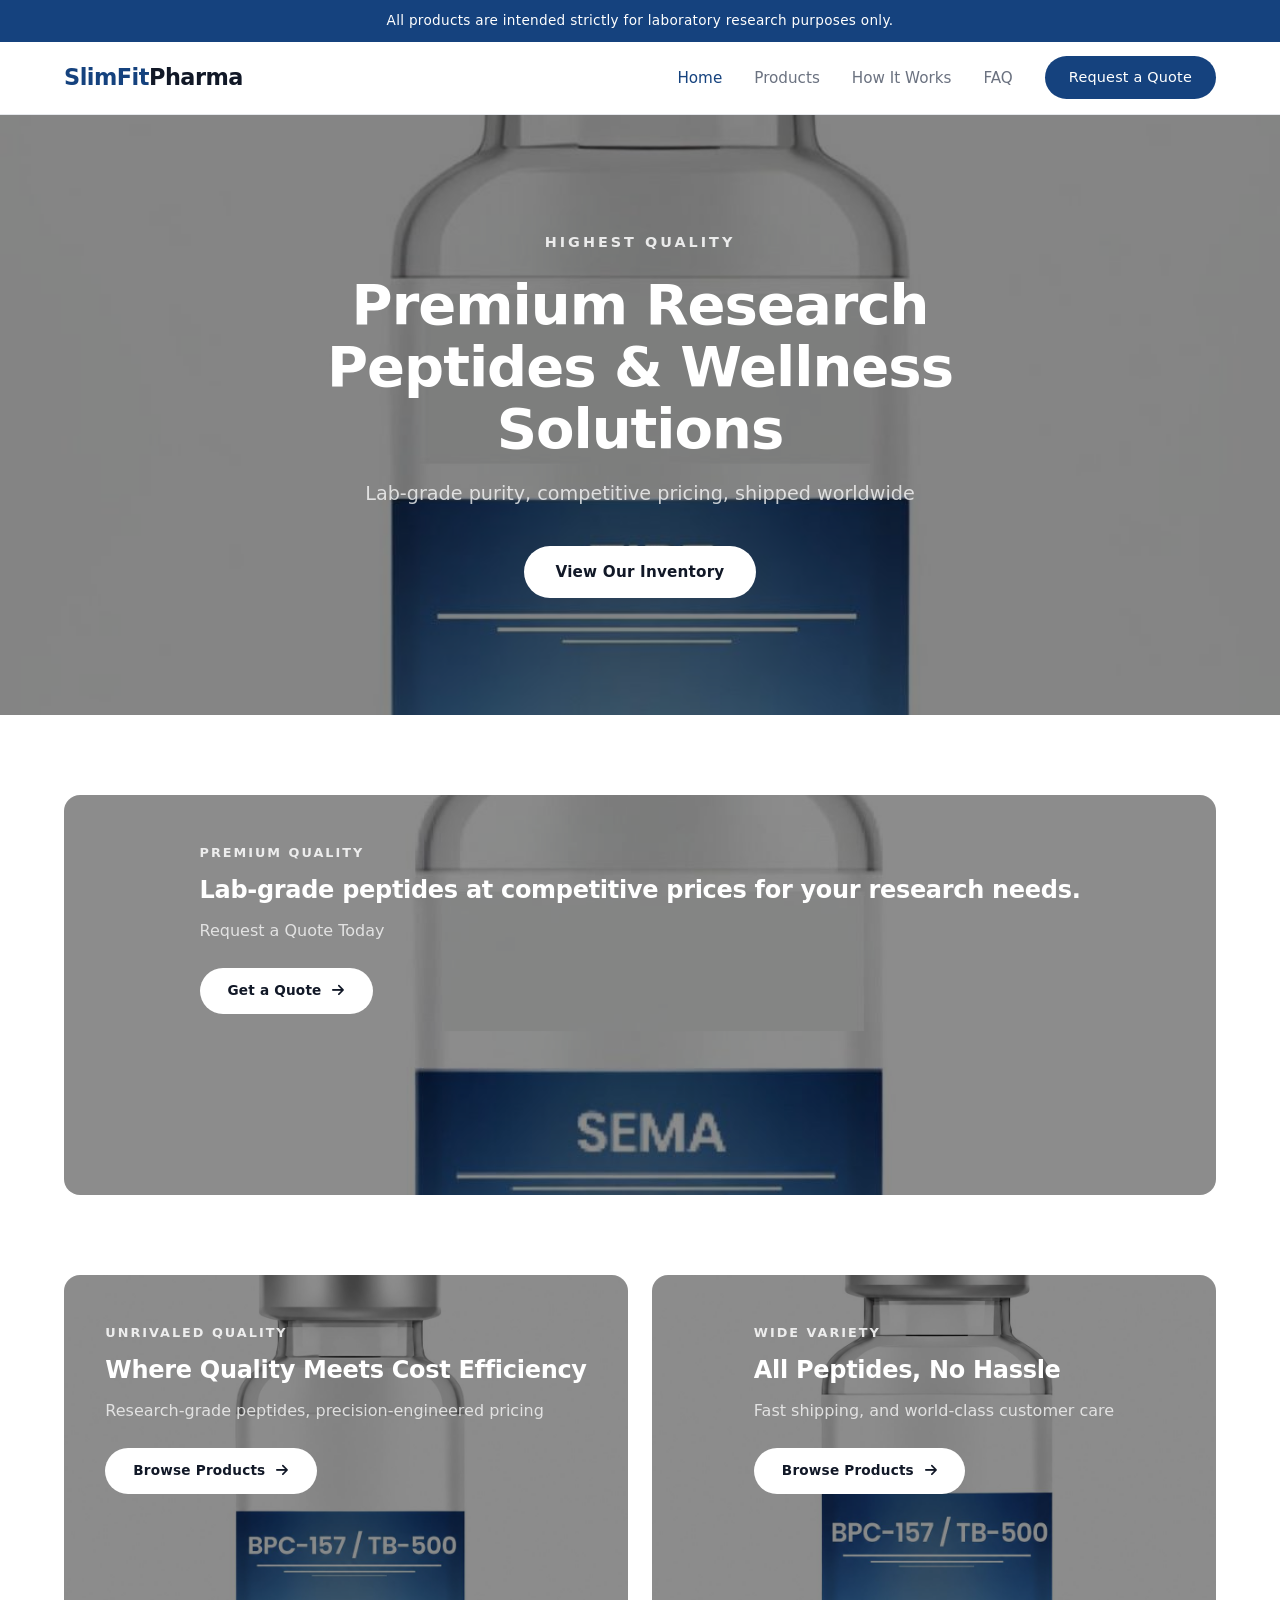
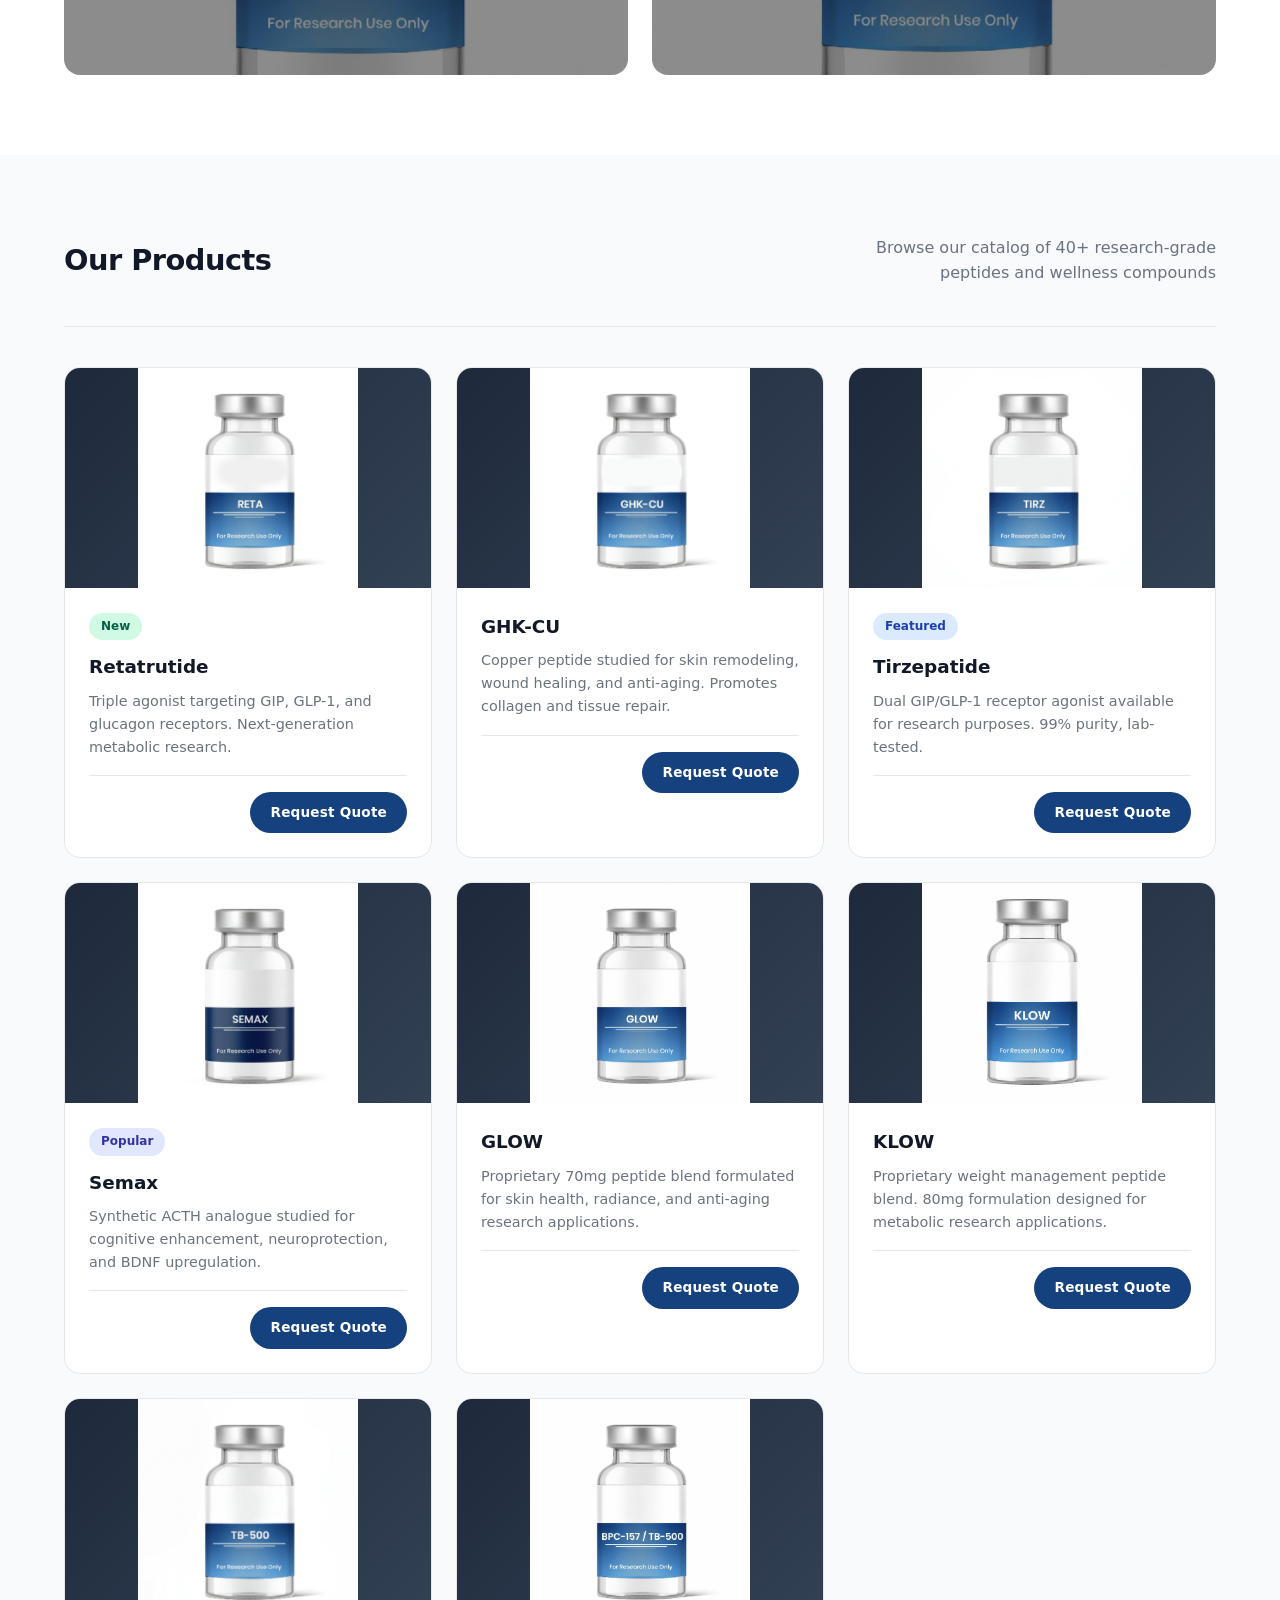
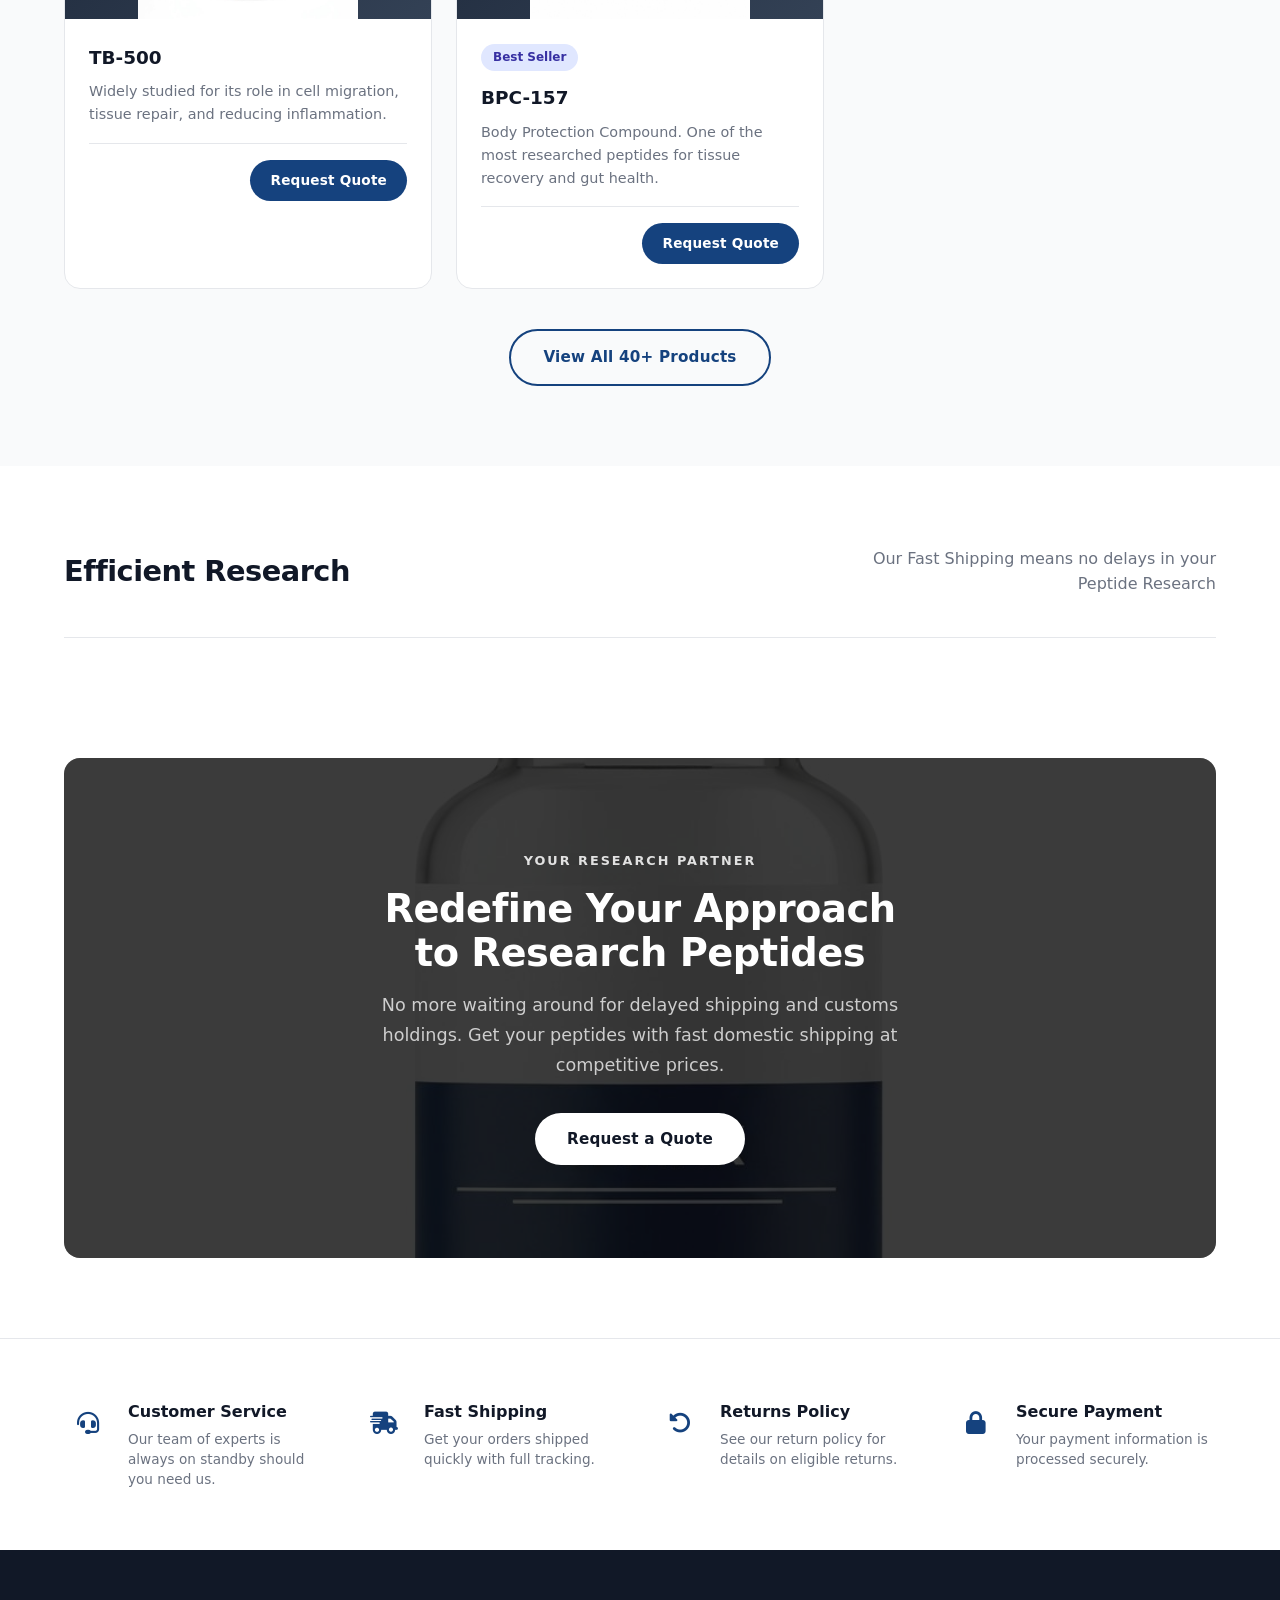
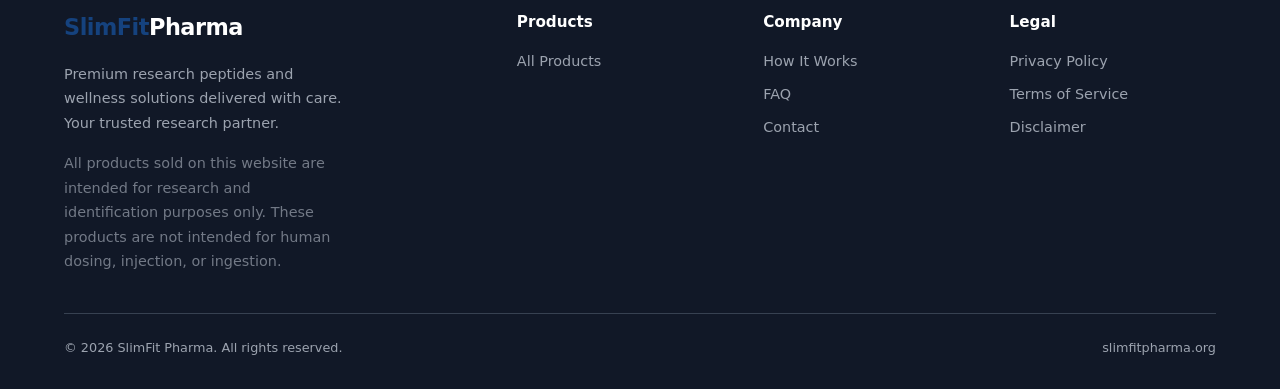
<file: index.html>
<!DOCTYPE html>
<html lang="en">
<head>
  <meta charset="UTF-8">
  <meta name="viewport" content="width=device-width, initial-scale=1.0">
  <title>SlimFit Pharma - Research Peptides &amp; Wellness Solutions</title>
  <meta name="description" content="Premium research peptides and wellness solutions. Lab-grade purity, worldwide shipping. Request a quote today.">
  <link rel="stylesheet" href="https://cdnjs.cloudflare.com/ajax/libs/font-awesome/6.5.1/css/all.min.css">
  <link rel="stylesheet" href="css/style.css">
</head>
<body>

  <!-- ANNOUNCEMENT BAR -->
  <div class="announcement-bar">
    <span>All products are intended strictly for laboratory research purposes only.</span>
  </div>

  <!-- HEADER -->
  <header>
    <nav class="nav container">
      <a href="index.html" class="logo">SlimFit<span>Pharma</span></a>
      <ul class="nav-links">
        <li><a href="index.html" class="active">Home</a></li>
        <li><a href="products.html">Products</a></li>
        <li><a href="how-it-works.html">How It Works</a></li>
        <li><a href="faq.html">FAQ</a></li>
        <li><a href="contact.html" class="btn btn-primary nav-cta">Request a Quote</a></li>
      </ul>
      <button class="hamburger" aria-label="Toggle menu">
        <span></span><span></span><span></span>
      </button>
    </nav>
  </header>

  <!-- HERO BANNER -->
  <div class="hero-banner">
    <div class="hero-banner-bg">
      <img src="images/tirzepatide-new.jpg" alt="Research Peptides">
    </div>
    <div class="hero-banner-content">
      <div class="hero-subtitle">Highest Quality</div>
      <h1>Premium Research Peptides &amp; Wellness Solutions</h1>
      <p class="hero-desc">Lab-grade purity, competitive pricing, shipped worldwide</p>
      <a href="products.html" class="btn btn-white">View Our Inventory</a>
    </div>
  </div>

  <!-- FULL-WIDTH BANNER CARD -->
  <section>
    <div class="container">
      <div class="banner-card">
        <div class="banner-card-bg">
          <img src="images/semaglutide-new.jpg" alt="Premium Quality Peptides">
        </div>
        <div class="banner-card-overlay"></div>
        <div class="banner-card-content">
          <div class="banner-label">Premium Quality</div>
          <h3>Lab-grade peptides at competitive prices for your research needs.</h3>
          <p>Request a Quote Today</p>
          <a href="contact.html" class="btn btn-white btn-sm">Get a Quote <i class="fa-solid fa-arrow-right" style="margin-left: 6px;"></i></a>
        </div>
      </div>
    </div>
  </section>

  <!-- TWO SIDE-BY-SIDE BANNER CARDS -->
  <section style="padding-top: 0;">
    <div class="container">
      <div class="banner-grid">
        <div class="banner-card">
          <div class="banner-card-bg">
            <img src="images/bpc157-tb500-new.jpg" alt="Unrivaled Quality">
          </div>
          <div class="banner-card-overlay"></div>
          <div class="banner-card-content">
            <div class="banner-label">Unrivaled Quality</div>
            <h3>Where Quality Meets Cost Efficiency</h3>
            <p>Research-grade peptides, precision-engineered pricing</p>
            <a href="products.html" class="btn btn-white btn-sm">Browse Products <i class="fa-solid fa-arrow-right" style="margin-left: 6px;"></i></a>
          </div>
        </div>
        <div class="banner-card">
          <div class="banner-card-bg">
            <img src="images/bpc-157-tb-500-alt.jpg" alt="Wide Variety">
          </div>
          <div class="banner-card-overlay"></div>
          <div class="banner-card-content">
            <div class="banner-label">Wide Variety</div>
            <h3>All Peptides, No Hassle</h3>
            <p>Fast shipping, and world-class customer care</p>
            <a href="products.html" class="btn btn-white btn-sm">Browse Products <i class="fa-solid fa-arrow-right" style="margin-left: 6px;"></i></a>
          </div>
        </div>
      </div>
    </div>
  </section>

  <!-- PRODUCTS SECTION -->
  <section style="background: var(--light-gray);">
    <div class="container">
      <div class="module-header">
        <h3>Our Products</h3>
        <p>Browse our catalog of 40+ research-grade peptides and wellness compounds</p>
      </div>
      <div class="card-grid">
        <div class="product-card">
          <div class="product-image peptide-bg">
            <img src="images/retatrutide.jpg" alt="Retatrutide Vial" class="product-img">
          </div>
          <div class="product-body">
            <span class="product-tag tag-new">New</span>
            <h3>Retatrutide</h3>
            <p>Triple agonist targeting GIP, GLP-1, and glucagon receptors. Next-generation metabolic research.</p>
            <div class="product-meta">
              <a href="contact.html" class="btn btn-primary btn-sm">Request Quote</a>
            </div>
          </div>
        </div>
        <div class="product-card">
          <div class="product-image peptide-bg">
            <img src="images/ghk-cu.jpg" alt="GHK-CU Vial" class="product-img">
          </div>
          <div class="product-body">
            <h3>GHK-CU</h3>
            <p>Copper peptide studied for skin remodeling, wound healing, and anti-aging. Promotes collagen and tissue repair.</p>
            <div class="product-meta">
              <a href="contact.html" class="btn btn-primary btn-sm">Request Quote</a>
            </div>
          </div>
        </div>
        <div class="product-card">
          <div class="product-image peptide-bg">
            <img src="images/tirzepatide-new.jpg" alt="Tirzepatide Vial" class="product-img">
          </div>
          <div class="product-body">
            <span class="product-tag tag-featured">Featured</span>
            <h3>Tirzepatide</h3>
            <p>Dual GIP/GLP-1 receptor agonist available for research purposes. 99% purity, lab-tested.</p>
            <div class="product-meta">
              <a href="contact.html" class="btn btn-primary btn-sm">Request Quote</a>
            </div>
          </div>
        </div>
        <div class="product-card">
          <div class="product-image peptide-bg">
            <img src="images/semax.jpg" alt="Semax Vial" class="product-img">
          </div>
          <div class="product-body">
            <span class="product-tag tag-popular">Popular</span>
            <h3>Semax</h3>
            <p>Synthetic ACTH analogue studied for cognitive enhancement, neuroprotection, and BDNF upregulation.</p>
            <div class="product-meta">
              <a href="contact.html" class="btn btn-primary btn-sm">Request Quote</a>
            </div>
          </div>
        </div>
        <div class="product-card">
          <div class="product-image peptide-bg">
            <img src="images/glow.jpg" alt="GLOW Vial" class="product-img">
          </div>
          <div class="product-body">
            <h3>GLOW</h3>
            <p>Proprietary 70mg peptide blend formulated for skin health, radiance, and anti-aging research applications.</p>
            <div class="product-meta">
              <a href="contact.html" class="btn btn-primary btn-sm">Request Quote</a>
            </div>
          </div>
        </div>
        <div class="product-card">
          <div class="product-image peptide-bg">
            <img src="images/klow.jpg" alt="KLOW Vial" class="product-img">
          </div>
          <div class="product-body">
            <h3>KLOW</h3>
            <p>Proprietary weight management peptide blend. 80mg formulation designed for metabolic research applications.</p>
            <div class="product-meta">
              <a href="contact.html" class="btn btn-primary btn-sm">Request Quote</a>
            </div>
          </div>
        </div>
        <div class="product-card">
          <div class="product-image peptide-bg">
            <img src="images/tb500-new.jpg" alt="TB-500 Vial" class="product-img">
          </div>
          <div class="product-body">
            <h3>TB-500</h3>
            <p>Widely studied for its role in cell migration, tissue repair, and reducing inflammation.</p>
            <div class="product-meta">
              <a href="contact.html" class="btn btn-primary btn-sm">Request Quote</a>
            </div>
          </div>
        </div>
        <div class="product-card">
          <div class="product-image peptide-bg">
            <img src="images/bpc-157-new.jpg" alt="BPC-157 Vial" class="product-img">
          </div>
          <div class="product-body">
            <span class="product-tag tag-popular">Best Seller</span>
            <h3>BPC-157</h3>
            <p>Body Protection Compound. One of the most researched peptides for tissue recovery and gut health.</p>
            <div class="product-meta">
              <a href="contact.html" class="btn btn-primary btn-sm">Request Quote</a>
            </div>
          </div>
        </div>
      </div>
      <div class="text-center" style="margin-top: 40px;">
        <a href="products.html" class="btn btn-secondary">View All 40+ Products</a>
      </div>
    </div>
  </section>

  <!-- EFFICIENT RESEARCH HEADER -->
  <section>
    <div class="container">
      <div class="module-header">
        <h3>Efficient Research</h3>
        <p>Our Fast Shipping means no delays in your Peptide Research</p>
      </div>
    </div>
  </section>

  <!-- FEATURE BANNER -->
  <section style="padding-top: 0;">
    <div class="container">
      <div class="feature-banner dark-overlay">
        <div class="feature-banner-bg">
          <img src="images/semax.jpg" alt="Research Lab">
        </div>
        <div class="feature-banner-content">
          <div class="feature-label">Your Research Partner</div>
          <h2>Redefine Your Approach to Research Peptides</h2>
          <p>No more waiting around for delayed shipping and customs holdings. Get your peptides with fast domestic shipping at competitive prices.</p>
          <a href="contact.html" class="btn btn-white">Request a Quote</a>
        </div>
      </div>
    </div>
  </section>

  <!-- ICON BOX BAR -->
  <div class="icon-box-bar">
    <div class="container">
      <div class="icon-box-grid">
        <div class="icon-box">
          <div class="icon-box-icon"><i class="fa-solid fa-headset"></i></div>
          <div>
            <h4>Customer Service</h4>
            <p>Our team of experts is always on standby should you need us.</p>
          </div>
        </div>
        <div class="icon-box">
          <div class="icon-box-icon"><i class="fa-solid fa-truck-fast"></i></div>
          <div>
            <h4>Fast Shipping</h4>
            <p>Get your orders shipped quickly with full tracking.</p>
          </div>
        </div>
        <div class="icon-box">
          <div class="icon-box-icon"><i class="fa-solid fa-rotate-left"></i></div>
          <div>
            <h4>Returns Policy</h4>
            <p>See our return policy for details on eligible returns.</p>
          </div>
        </div>
        <div class="icon-box">
          <div class="icon-box-icon"><i class="fa-solid fa-lock"></i></div>
          <div>
            <h4>Secure Payment</h4>
            <p>Your payment information is processed securely.</p>
          </div>
        </div>
      </div>
    </div>
  </div>

  <!-- FOOTER -->
  <footer>
    <div class="container">
      <div class="footer-grid">
        <div class="footer-brand">
          <div class="logo">SlimFit<span>Pharma</span></div>
          <p>Premium research peptides and wellness solutions delivered with care. Your trusted research partner.</p>
          <p class="footer-disclaimer">All products sold on this website are intended for research and identification purposes only. These products are not intended for human dosing, injection, or ingestion.</p>
        </div>
        <div class="footer-col">
          <h4>Products</h4>
          <a href="products.html">All Products</a>
        </div>
        <div class="footer-col">
          <h4>Company</h4>
          <a href="how-it-works.html">How It Works</a>
          <a href="faq.html">FAQ</a>
          <a href="contact.html">Contact</a>
        </div>
        <div class="footer-col">
          <h4>Legal</h4>
          <a href="#">Privacy Policy</a>
          <a href="#">Terms of Service</a>
          <a href="#">Disclaimer</a>
        </div>
      </div>
      <div class="footer-bottom">
        <span>&copy; 2026 SlimFit Pharma. All rights reserved.</span>
        <span>slimfitpharma.org</span>
      </div>
    </div>
  </footer>

  <script src="js/main.js"></script>
</body>
</html>
</file>
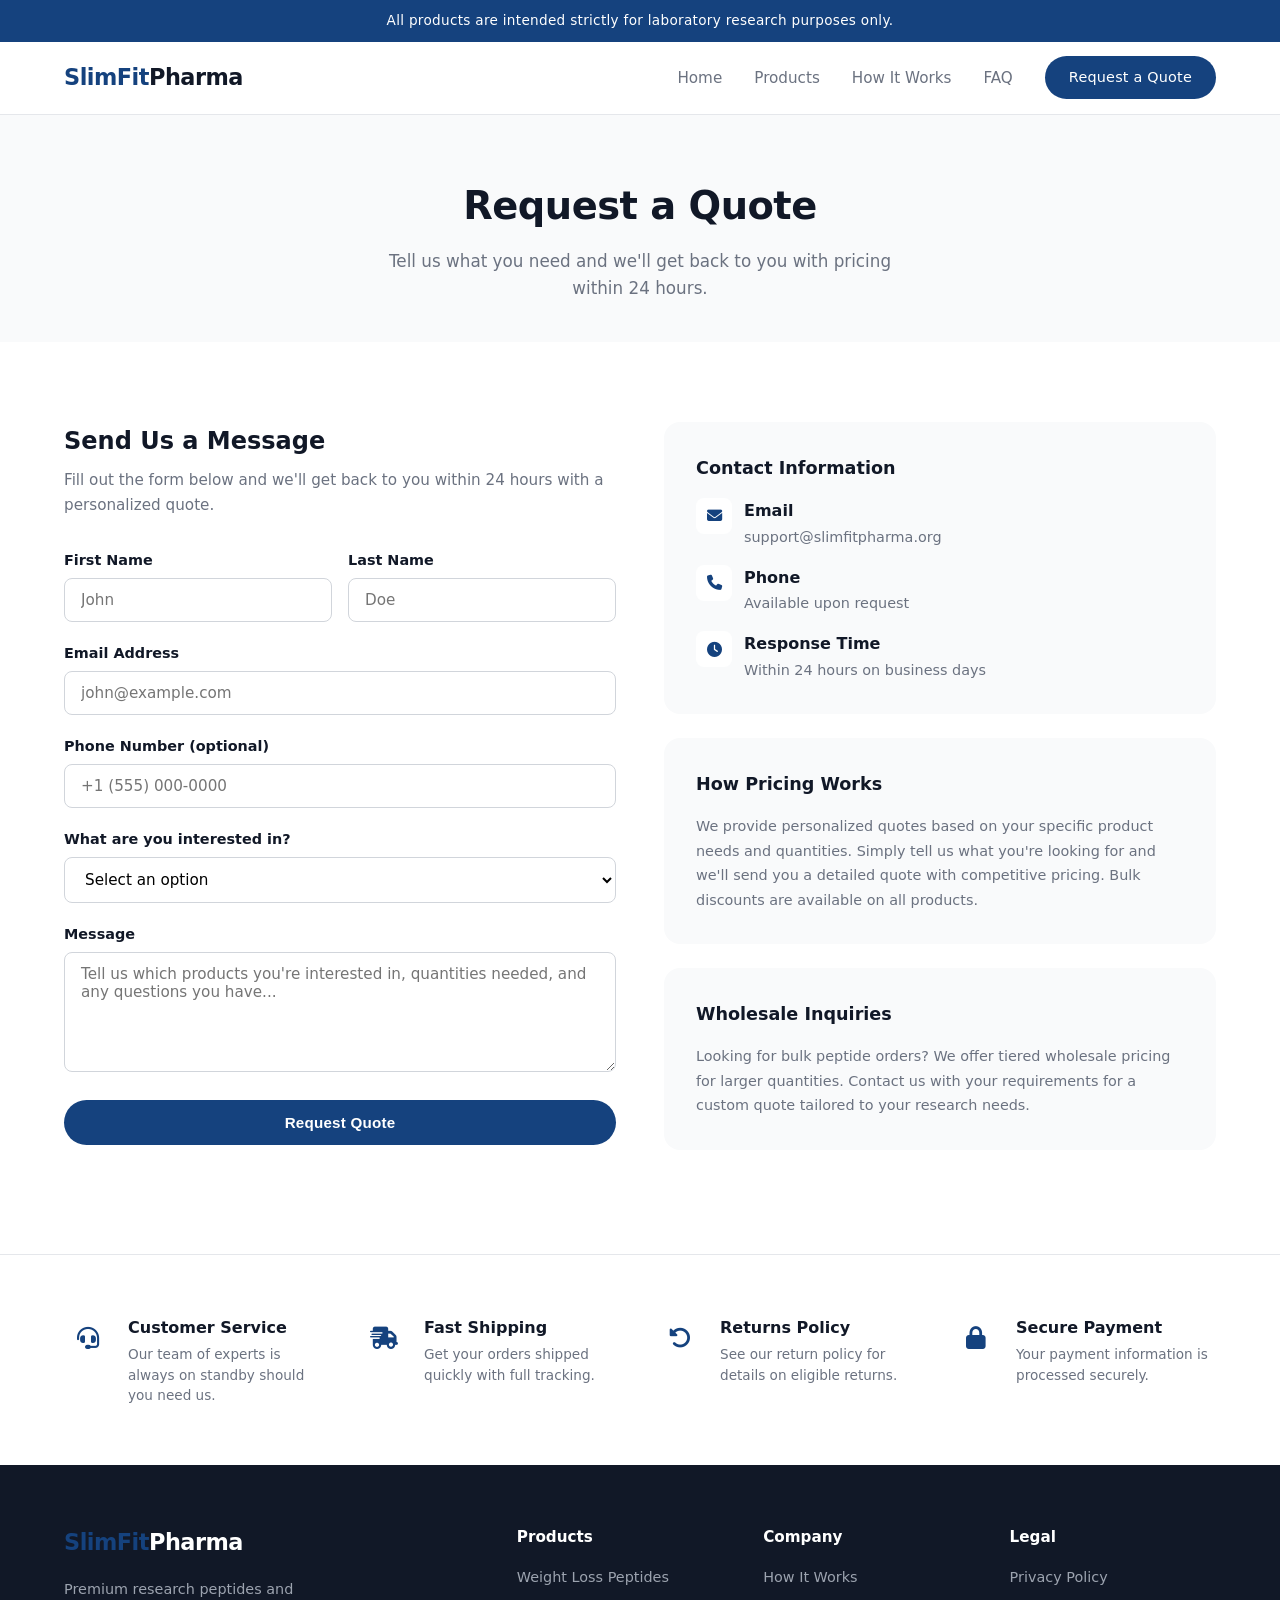
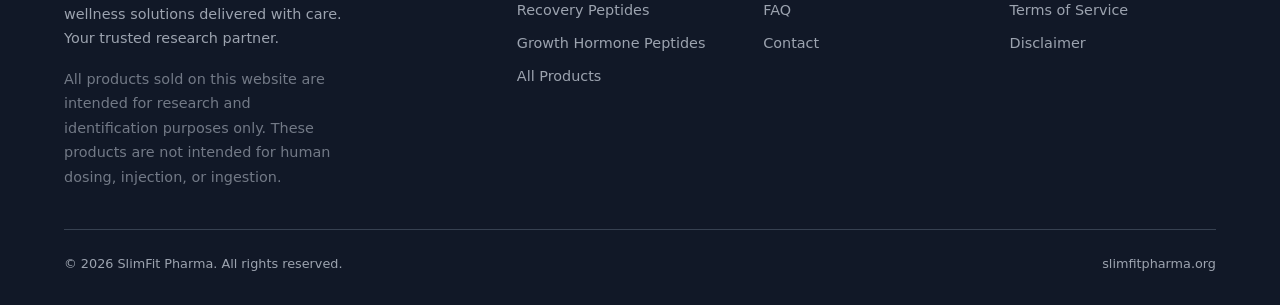
<file: contact.html>
<!DOCTYPE html>
<html lang="en">
<head>
  <meta charset="UTF-8">
  <meta name="viewport" content="width=device-width, initial-scale=1.0">
  <title>Request a Quote - SlimFit Pharma</title>
  <meta name="description" content="Get in touch with SlimFit Pharma. Request a quote for research peptides and wellness solutions.">
  <link rel="stylesheet" href="https://cdnjs.cloudflare.com/ajax/libs/font-awesome/6.5.1/css/all.min.css">
  <link rel="stylesheet" href="css/style.css">
</head>
<body>

  <!-- ANNOUNCEMENT BAR -->
  <div class="announcement-bar">
    <span>All products are intended strictly for laboratory research purposes only.</span>
  </div>

  <!-- HEADER -->
  <header>
    <nav class="nav container">
      <a href="index.html" class="logo">SlimFit<span>Pharma</span></a>
      <ul class="nav-links">
        <li><a href="index.html">Home</a></li>
        <li><a href="products.html">Products</a></li>
        <li><a href="how-it-works.html">How It Works</a></li>
        <li><a href="faq.html">FAQ</a></li>
        <li><a href="contact.html" class="btn btn-primary nav-cta active">Request a Quote</a></li>
      </ul>
      <button class="hamburger" aria-label="Toggle menu">
        <span></span><span></span><span></span>
      </button>
    </nav>
  </header>

  <!-- PAGE HEADER -->
  <div class="page-header">
    <div class="container">
      <h1>Request a Quote</h1>
      <p>Tell us what you need and we'll get back to you with pricing within 24 hours.</p>
    </div>
  </div>

  <!-- CONTACT SECTION -->
  <section>
    <div class="container">
      <div class="contact-grid">

        <!-- FORM -->
        <div>
          <h2 style="font-size: 1.5rem; font-weight: 700; margin-bottom: 8px;">Send Us a Message</h2>
          <p style="color: var(--gray); margin-bottom: 32px; font-size: 0.95rem;">Fill out the form below and we'll get back to you within 24 hours with a personalized quote.</p>

          <form action="#" method="POST">
            <div style="display: grid; grid-template-columns: 1fr 1fr; gap: 16px;">
              <div class="form-group">
                <label for="firstName">First Name</label>
                <input type="text" id="firstName" name="firstName" placeholder="John" required>
              </div>
              <div class="form-group">
                <label for="lastName">Last Name</label>
                <input type="text" id="lastName" name="lastName" placeholder="Doe" required>
              </div>
            </div>
            <div class="form-group">
              <label for="email">Email Address</label>
              <input type="email" id="email" name="email" placeholder="john@example.com" required>
            </div>
            <div class="form-group">
              <label for="phone">Phone Number (optional)</label>
              <input type="tel" id="phone" name="phone" placeholder="+1 (555) 000-0000">
            </div>
            <div class="form-group">
              <label for="interest">What are you interested in?</label>
              <select id="interest" name="interest" required>
                <option value="" disabled selected>Select an option</option>
                <option value="weight-loss-peptides">Weight Loss Peptides</option>
                <option value="recovery-peptides">Recovery & Healing Peptides</option>
                <option value="growth-hormone-peptides">Growth Hormone Peptides</option>
                <option value="neuropeptides">Neuropeptides & Nootropics</option>
                <option value="anti-aging">Anti-Aging & Wellness</option>
                <option value="multiple">Multiple Products</option>
                <option value="bulk">Bulk / Wholesale Order</option>
                <option value="other">Other / General Question</option>
              </select>
            </div>
            <div class="form-group">
              <label for="message">Message</label>
              <textarea id="message" name="message" placeholder="Tell us which products you're interested in, quantities needed, and any questions you have..." required></textarea>
            </div>
            <button type="submit" class="btn btn-primary" style="width: 100%;">Request Quote</button>
          </form>
        </div>

        <!-- CONTACT INFO -->
        <div>
          <div class="contact-info-card">
            <h3>Contact Information</h3>
            <div class="contact-info-item">
              <div class="contact-info-icon"><i class="fa-solid fa-envelope"></i></div>
              <div>
                <strong>Email</strong>
                <p>support@slimfitpharma.org</p>
              </div>
            </div>
            <div class="contact-info-item">
              <div class="contact-info-icon"><i class="fa-solid fa-phone"></i></div>
              <div>
                <strong>Phone</strong>
                <p>Available upon request</p>
              </div>
            </div>
            <div class="contact-info-item">
              <div class="contact-info-icon"><i class="fa-solid fa-clock"></i></div>
              <div>
                <strong>Response Time</strong>
                <p>Within 24 hours on business days</p>
              </div>
            </div>
          </div>

          <div class="contact-info-card">
            <h3>How Pricing Works</h3>
            <p style="font-size: 0.9rem; color: var(--gray); line-height: 1.7;">
              We provide personalized quotes based on your specific product needs and quantities. Simply tell us what you're looking for and we'll send you a detailed quote with competitive pricing. Bulk discounts are available on all products.
            </p>
          </div>

          <div class="contact-info-card">
            <h3>Wholesale Inquiries</h3>
            <p style="font-size: 0.9rem; color: var(--gray); line-height: 1.7;">
              Looking for bulk peptide orders? We offer tiered wholesale pricing for larger quantities. Contact us with your requirements for a custom quote tailored to your research needs.
            </p>
          </div>
        </div>

      </div>
    </div>
  </section>

  <!-- ICON BOX BAR -->
  <div class="icon-box-bar">
    <div class="container">
      <div class="icon-box-grid">
        <div class="icon-box">
          <div class="icon-box-icon"><i class="fa-solid fa-headset"></i></div>
          <div>
            <h4>Customer Service</h4>
            <p>Our team of experts is always on standby should you need us.</p>
          </div>
        </div>
        <div class="icon-box">
          <div class="icon-box-icon"><i class="fa-solid fa-truck-fast"></i></div>
          <div>
            <h4>Fast Shipping</h4>
            <p>Get your orders shipped quickly with full tracking.</p>
          </div>
        </div>
        <div class="icon-box">
          <div class="icon-box-icon"><i class="fa-solid fa-rotate-left"></i></div>
          <div>
            <h4>Returns Policy</h4>
            <p>See our return policy for details on eligible returns.</p>
          </div>
        </div>
        <div class="icon-box">
          <div class="icon-box-icon"><i class="fa-solid fa-lock"></i></div>
          <div>
            <h4>Secure Payment</h4>
            <p>Your payment information is processed securely.</p>
          </div>
        </div>
      </div>
    </div>
  </div>

  <!-- FOOTER -->
  <footer>
    <div class="container">
      <div class="footer-grid">
        <div class="footer-brand">
          <div class="logo">SlimFit<span>Pharma</span></div>
          <p>Premium research peptides and wellness solutions delivered with care. Your trusted research partner.</p>
          <p class="footer-disclaimer">All products sold on this website are intended for research and identification purposes only. These products are not intended for human dosing, injection, or ingestion.</p>
        </div>
        <div class="footer-col">
          <h4>Products</h4>
          <a href="products.html">Weight Loss Peptides</a>
          <a href="products.html">Recovery Peptides</a>
          <a href="products.html">Growth Hormone Peptides</a>
          <a href="products.html">All Products</a>
        </div>
        <div class="footer-col">
          <h4>Company</h4>
          <a href="how-it-works.html">How It Works</a>
          <a href="faq.html">FAQ</a>
          <a href="contact.html">Contact</a>
        </div>
        <div class="footer-col">
          <h4>Legal</h4>
          <a href="#">Privacy Policy</a>
          <a href="#">Terms of Service</a>
          <a href="#">Disclaimer</a>
        </div>
      </div>
      <div class="footer-bottom">
        <span>&copy; 2026 SlimFit Pharma. All rights reserved.</span>
        <span>slimfitpharma.org</span>
      </div>
    </div>
  </footer>

  <script src="js/main.js"></script>
</body>
</html>
</file>
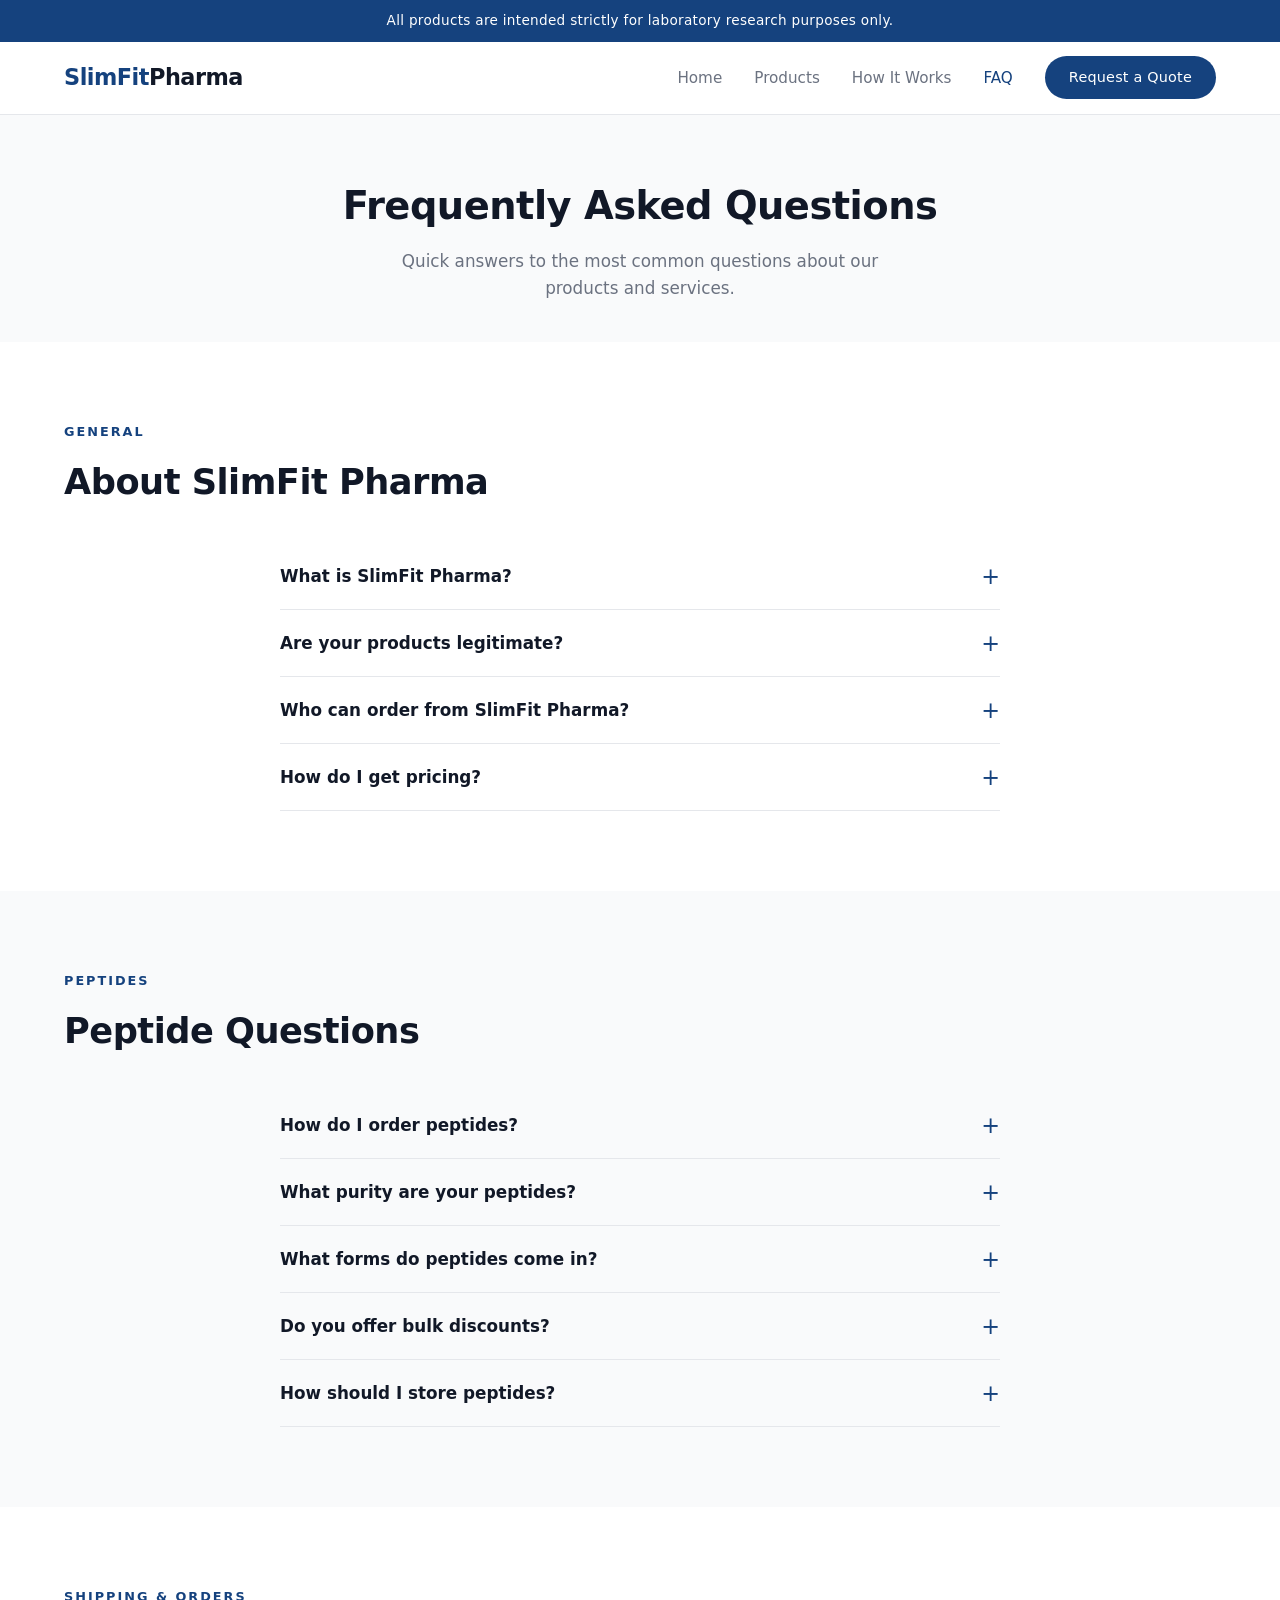
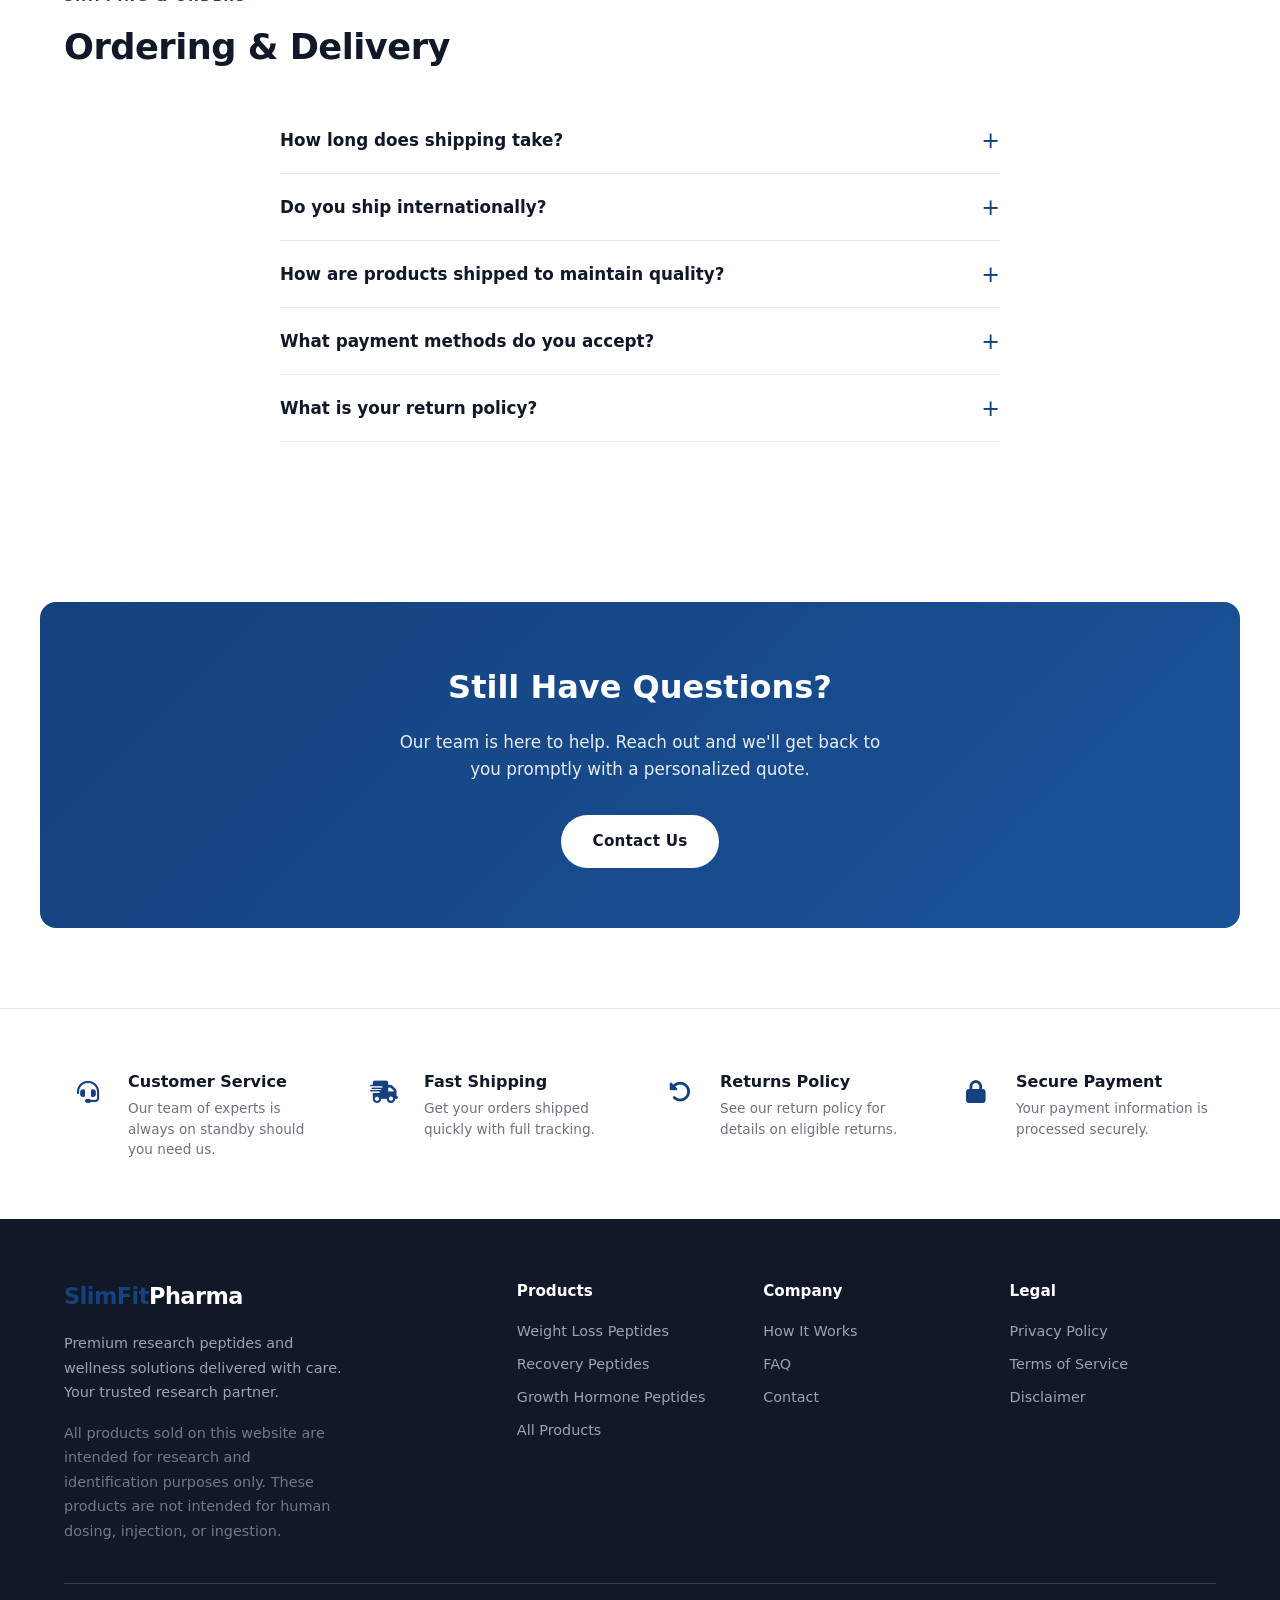
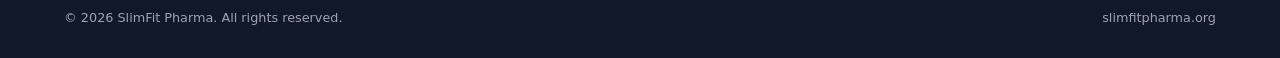
<file: faq.html>
<!DOCTYPE html>
<html lang="en">
<head>
  <meta charset="UTF-8">
  <meta name="viewport" content="width=device-width, initial-scale=1.0">
  <title>FAQ - SlimFit Pharma</title>
  <meta name="description" content="Frequently asked questions about ordering research peptides, shipping, and more from SlimFit Pharma.">
  <link rel="stylesheet" href="https://cdnjs.cloudflare.com/ajax/libs/font-awesome/6.5.1/css/all.min.css">
  <link rel="stylesheet" href="css/style.css">
</head>
<body>

  <!-- ANNOUNCEMENT BAR -->
  <div class="announcement-bar">
    <span>All products are intended strictly for laboratory research purposes only.</span>
  </div>

  <!-- HEADER -->
  <header>
    <nav class="nav container">
      <a href="index.html" class="logo">SlimFit<span>Pharma</span></a>
      <ul class="nav-links">
        <li><a href="index.html">Home</a></li>
        <li><a href="products.html">Products</a></li>
        <li><a href="how-it-works.html">How It Works</a></li>
        <li><a href="faq.html" class="active">FAQ</a></li>
        <li><a href="contact.html" class="btn btn-primary nav-cta">Request a Quote</a></li>
      </ul>
      <button class="hamburger" aria-label="Toggle menu">
        <span></span><span></span><span></span>
      </button>
    </nav>
  </header>

  <!-- PAGE HEADER -->
  <div class="page-header">
    <div class="container">
      <h1>Frequently Asked Questions</h1>
      <p>Quick answers to the most common questions about our products and services.</p>
    </div>
  </div>

  <!-- FAQ - GENERAL -->
  <section>
    <div class="container">
      <p class="section-label">General</p>
      <h2 class="section-title">About SlimFit Pharma</h2>
      <div class="faq-list" style="margin-top: 32px;">

        <div class="faq-item">
          <button class="faq-question">What is SlimFit Pharma?</button>
          <div class="faq-answer">
            <p>SlimFit Pharma is a research supply company specializing in high-purity peptides and wellness compounds. We offer 40+ research-grade products, all sourced from licensed and regulated suppliers with third-party lab testing.</p>
          </div>
        </div>

        <div class="faq-item">
          <button class="faq-question">Are your products legitimate?</button>
          <div class="faq-answer">
            <p>Yes. Our peptides are manufactured with 99%+ purity and come with third-party certificates of analysis for every batch. All products are sourced from GMP-certified facilities with full regulatory compliance.</p>
          </div>
        </div>

        <div class="faq-item">
          <button class="faq-question">Who can order from SlimFit Pharma?</button>
          <div class="faq-answer">
            <p>Anyone worldwide can browse our products and contact us for a quote. We ship internationally to all countries. Simply reach out via our contact page and our team will assist you.</p>
          </div>
        </div>

        <div class="faq-item">
          <button class="faq-question">How do I get pricing?</button>
          <div class="faq-answer">
            <p>Simply contact our team through the contact page or email us. Let us know which products you're interested in, and we'll provide a personalized quote within 24 hours.</p>
          </div>
        </div>

      </div>
    </div>
  </section>

  <!-- FAQ - PEPTIDES -->
  <section style="background: var(--light-gray);">
    <div class="container">
      <p class="section-label">Peptides</p>
      <h2 class="section-title">Peptide Questions</h2>
      <div class="faq-list" style="margin-top: 32px;">

        <div class="faq-item">
          <button class="faq-question">How do I order peptides?</button>
          <div class="faq-answer">
            <p>Simply contact our team with the peptides you're interested in. We'll provide a personalized quote with pricing, availability, and shipping details. Research peptides are sold for research purposes only.</p>
          </div>
        </div>

        <div class="faq-item">
          <button class="faq-question">What purity are your peptides?</button>
          <div class="faq-answer">
            <p>All peptides are manufactured with a minimum of 99% purity. Each batch is tested by independent third-party laboratories, and certificates of analysis are available upon request.</p>
          </div>
        </div>

        <div class="faq-item">
          <button class="faq-question">What forms do peptides come in?</button>
          <div class="faq-answer">
            <p>Most peptides are available as lyophilized (freeze-dried) powder in sealed vials. Some products are also available in capsule form. Check individual product listings for available formats.</p>
          </div>
        </div>

        <div class="faq-item">
          <button class="faq-question">Do you offer bulk discounts?</button>
          <div class="faq-answer">
            <p>Yes. We offer tiered pricing for bulk orders. Contact us with your requirements and we'll provide a custom wholesale quote tailored to your needs.</p>
          </div>
        </div>

        <div class="faq-item">
          <button class="faq-question">How should I store peptides?</button>
          <div class="faq-answer">
            <p>Lyophilized peptides should be stored in the refrigerator at 36-46&#176;F (2-8&#176;C) for long-term storage. Reconstituted peptides should be refrigerated and used within the timeframe specified for each product. Avoid freezing unless directed.</p>
          </div>
        </div>

      </div>
    </div>
  </section>

  <!-- FAQ - SHIPPING -->
  <section>
    <div class="container">
      <p class="section-label">Shipping & Orders</p>
      <h2 class="section-title">Ordering & Delivery</h2>
      <div class="faq-list" style="margin-top: 32px;">

        <div class="faq-item">
          <button class="faq-question">How long does shipping take?</button>
          <div class="faq-answer">
            <p>Orders are processed within 24 hours. Delivery times vary by destination - contact us for estimated delivery times to your location. We ship worldwide and all orders include full tracking information.</p>
          </div>
        </div>

        <div class="faq-item">
          <button class="faq-question">Do you ship internationally?</button>
          <div class="faq-answer">
            <p>Yes, we ship worldwide. All international orders include full tracking from dispatch to delivery. Contact us for shipping rates and estimated delivery times to your country.</p>
          </div>
        </div>

        <div class="faq-item">
          <button class="faq-question">How are products shipped to maintain quality?</button>
          <div class="faq-answer">
            <p>Products are shipped in insulated, temperature-controlled packaging with cold packs to maintain the required 36-46&#176;F range throughout transit. We use expedited shipping methods to minimize time in transit.</p>
          </div>
        </div>

        <div class="faq-item">
          <button class="faq-question">What payment methods do you accept?</button>
          <div class="faq-answer">
            <p>We accept major credit cards, bank transfers, and select digital payment methods. Contact our team for the full list of accepted payment options.</p>
          </div>
        </div>

        <div class="faq-item">
          <button class="faq-question">What is your return policy?</button>
          <div class="faq-answer">
            <p>We stand behind the quality of our products. If you receive a damaged or incorrect item, contact us within 48 hours of delivery for a resolution. Please see our full return policy for details.</p>
          </div>
        </div>

      </div>
    </div>
  </section>

  <!-- CTA -->
  <section style="padding-bottom: 80px;">
    <div class="cta-section">
      <h2>Still Have Questions?</h2>
      <p>Our team is here to help. Reach out and we'll get back to you promptly with a personalized quote.</p>
      <a href="contact.html" class="btn btn-accent">Contact Us</a>
    </div>
  </section>

  <!-- ICON BOX BAR -->
  <div class="icon-box-bar">
    <div class="container">
      <div class="icon-box-grid">
        <div class="icon-box">
          <div class="icon-box-icon"><i class="fa-solid fa-headset"></i></div>
          <div>
            <h4>Customer Service</h4>
            <p>Our team of experts is always on standby should you need us.</p>
          </div>
        </div>
        <div class="icon-box">
          <div class="icon-box-icon"><i class="fa-solid fa-truck-fast"></i></div>
          <div>
            <h4>Fast Shipping</h4>
            <p>Get your orders shipped quickly with full tracking.</p>
          </div>
        </div>
        <div class="icon-box">
          <div class="icon-box-icon"><i class="fa-solid fa-rotate-left"></i></div>
          <div>
            <h4>Returns Policy</h4>
            <p>See our return policy for details on eligible returns.</p>
          </div>
        </div>
        <div class="icon-box">
          <div class="icon-box-icon"><i class="fa-solid fa-lock"></i></div>
          <div>
            <h4>Secure Payment</h4>
            <p>Your payment information is processed securely.</p>
          </div>
        </div>
      </div>
    </div>
  </div>

  <!-- FOOTER -->
  <footer>
    <div class="container">
      <div class="footer-grid">
        <div class="footer-brand">
          <div class="logo">SlimFit<span>Pharma</span></div>
          <p>Premium research peptides and wellness solutions delivered with care. Your trusted research partner.</p>
          <p class="footer-disclaimer">All products sold on this website are intended for research and identification purposes only. These products are not intended for human dosing, injection, or ingestion.</p>
        </div>
        <div class="footer-col">
          <h4>Products</h4>
          <a href="products.html">Weight Loss Peptides</a>
          <a href="products.html">Recovery Peptides</a>
          <a href="products.html">Growth Hormone Peptides</a>
          <a href="products.html">All Products</a>
        </div>
        <div class="footer-col">
          <h4>Company</h4>
          <a href="how-it-works.html">How It Works</a>
          <a href="faq.html">FAQ</a>
          <a href="contact.html">Contact</a>
        </div>
        <div class="footer-col">
          <h4>Legal</h4>
          <a href="#">Privacy Policy</a>
          <a href="#">Terms of Service</a>
          <a href="#">Disclaimer</a>
        </div>
      </div>
      <div class="footer-bottom">
        <span>&copy; 2026 SlimFit Pharma. All rights reserved.</span>
        <span>slimfitpharma.org</span>
      </div>
    </div>
  </footer>

  <script src="js/main.js"></script>
</body>
</html>
</file>
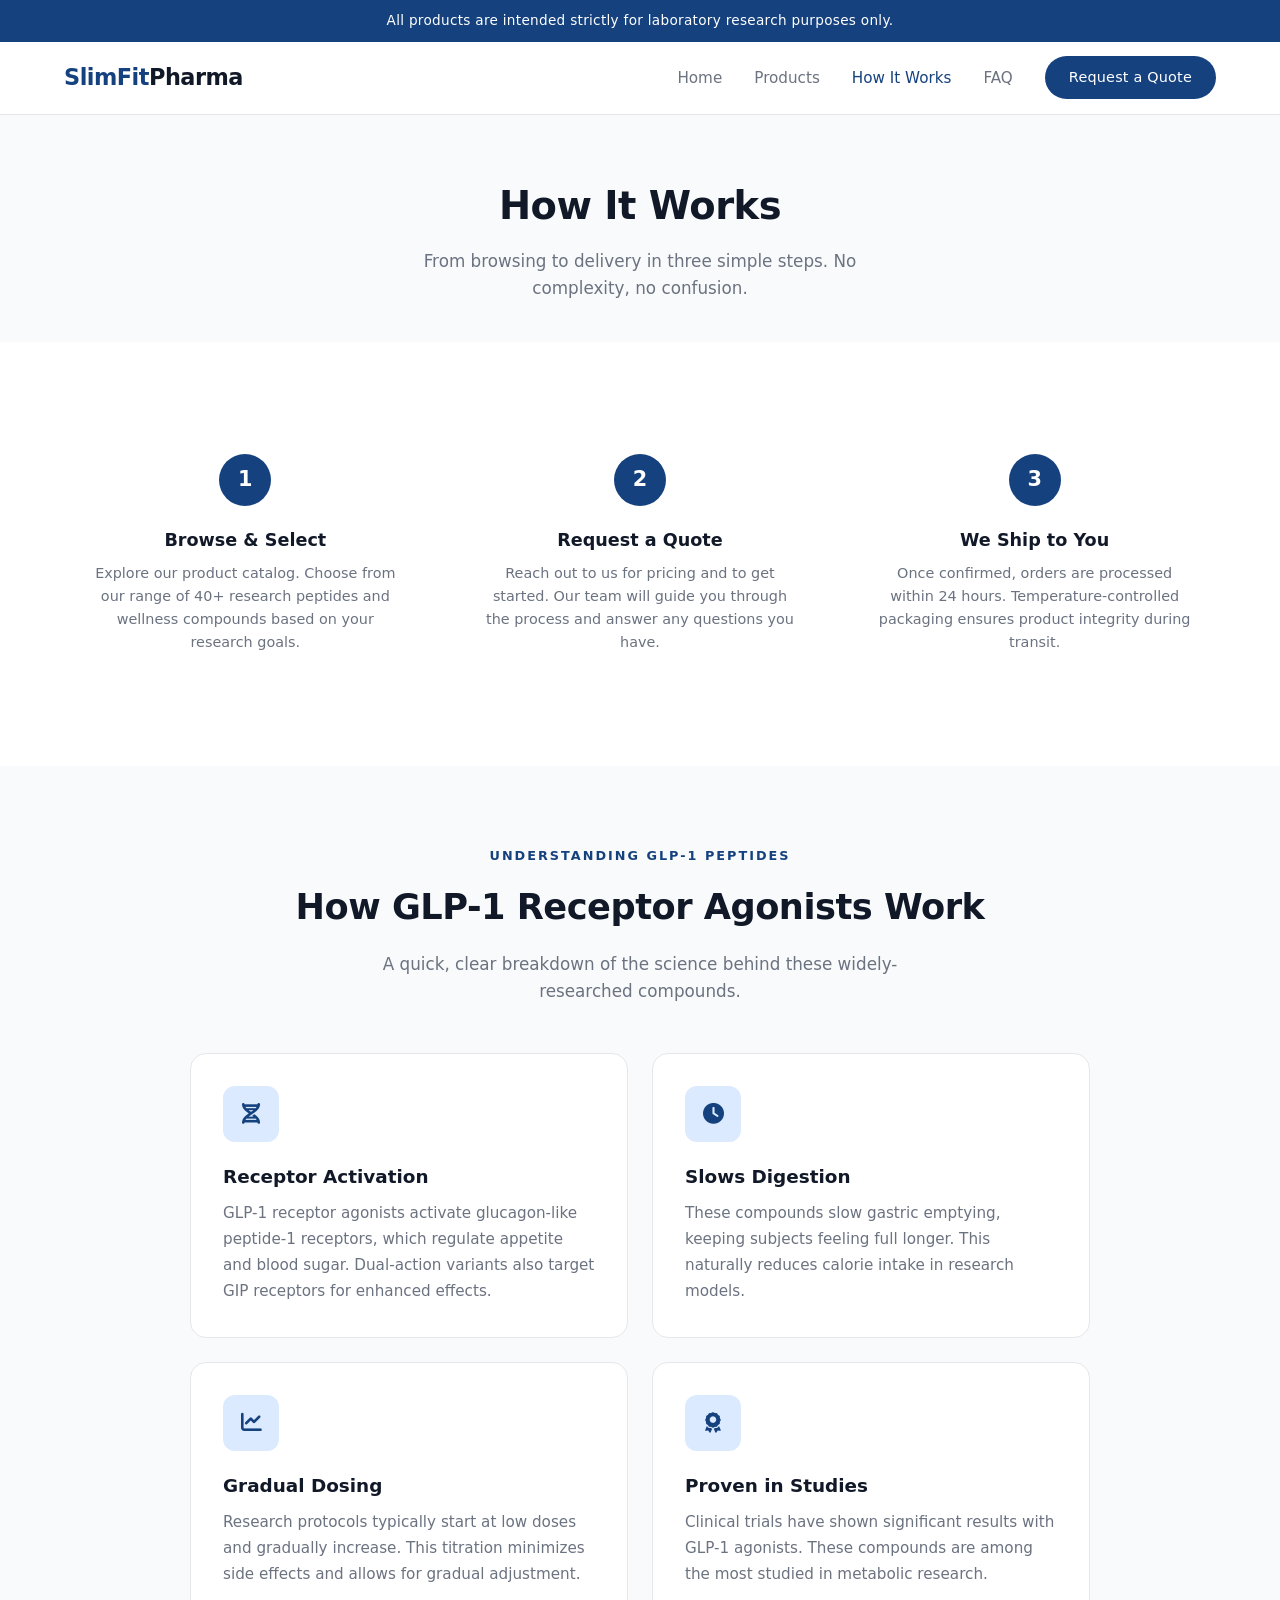
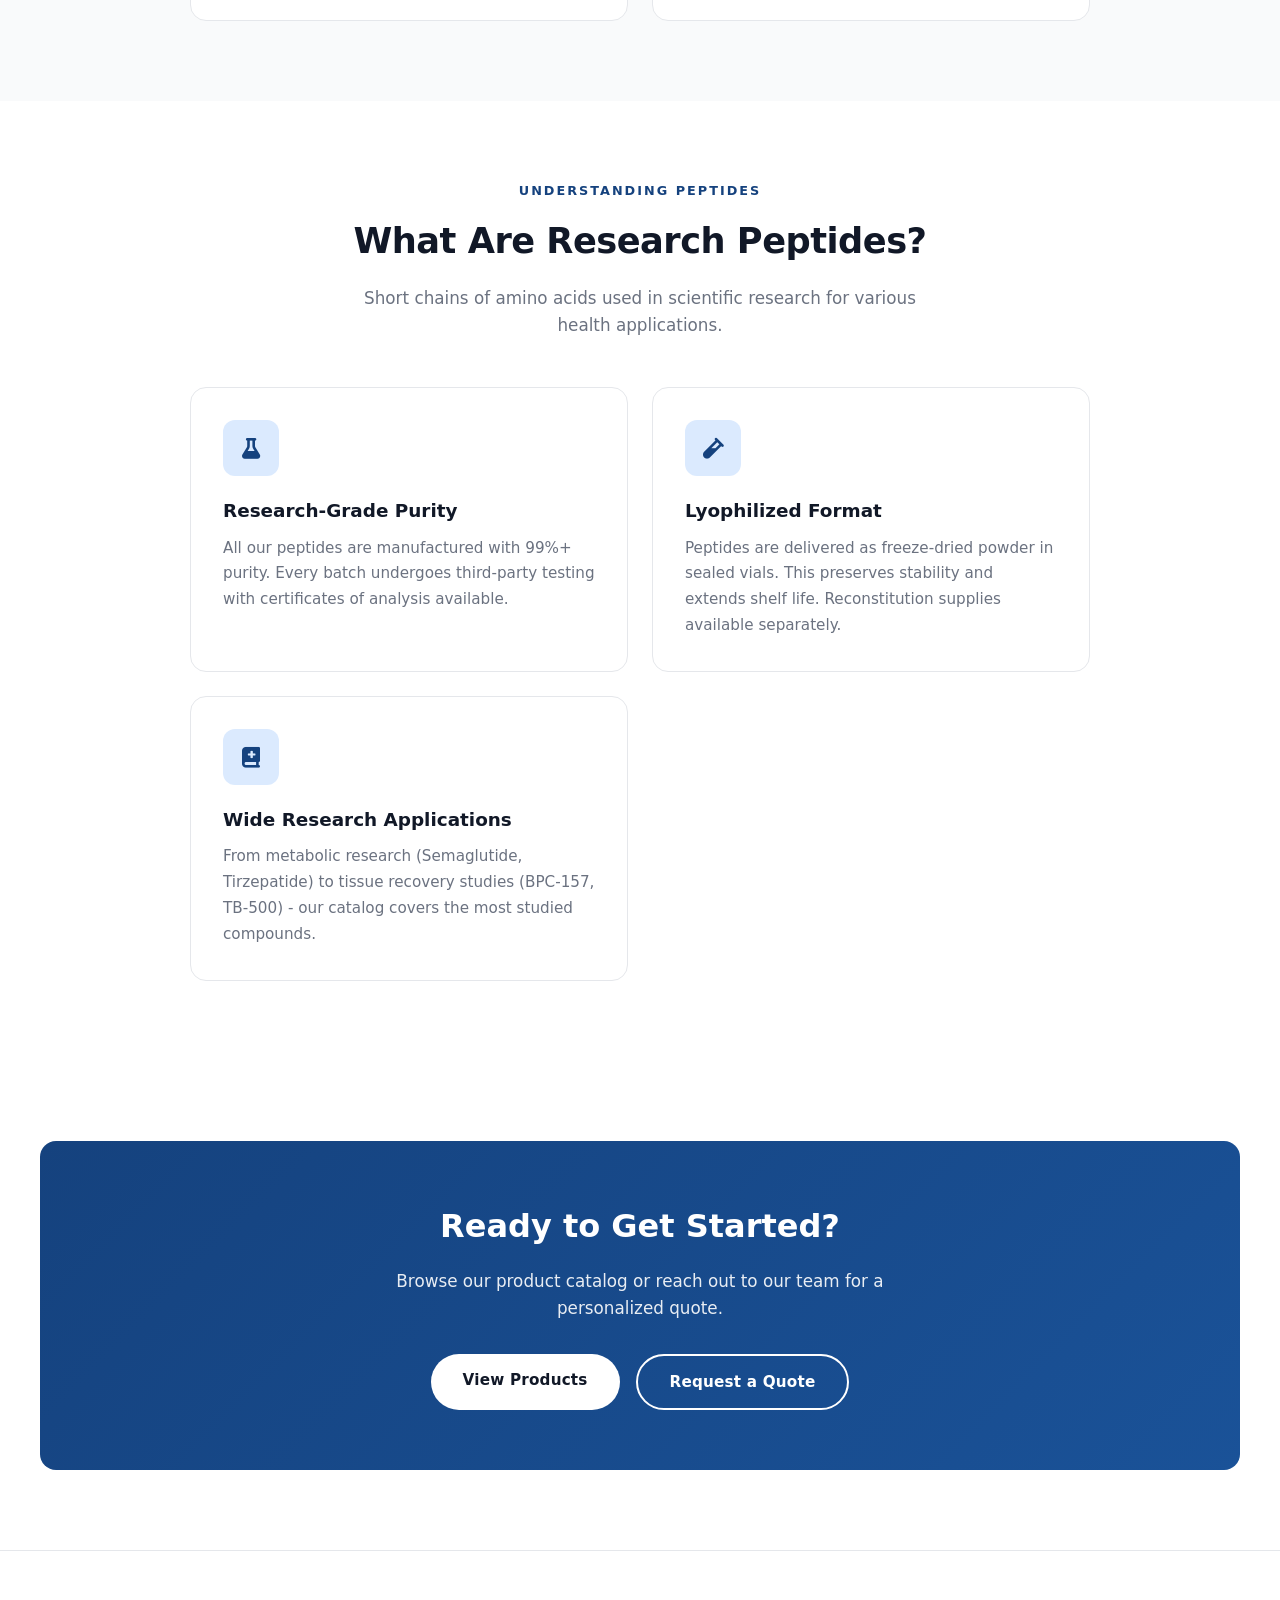
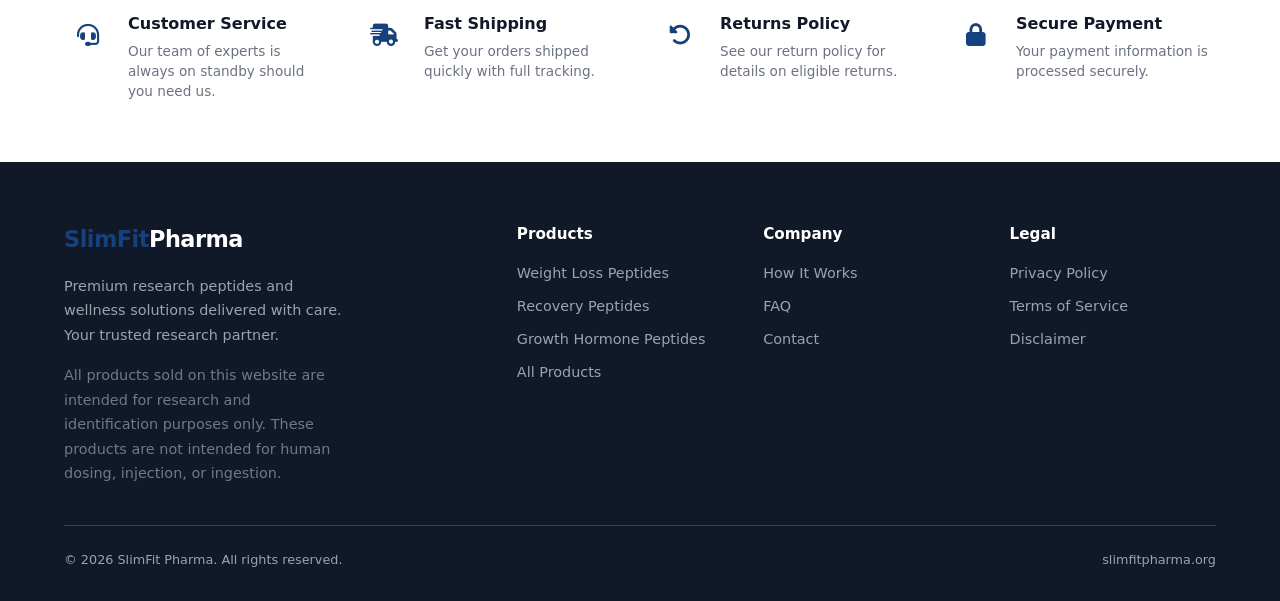
<file: how-it-works.html>
<!DOCTYPE html>
<html lang="en">
<head>
  <meta charset="UTF-8">
  <meta name="viewport" content="width=device-width, initial-scale=1.0">
  <title>How It Works - SlimFit Pharma</title>
  <meta name="description" content="Learn how to order from SlimFit Pharma. Simple 3-step process: browse, request a quote, receive.">
  <link rel="stylesheet" href="https://cdnjs.cloudflare.com/ajax/libs/font-awesome/6.5.1/css/all.min.css">
  <link rel="stylesheet" href="css/style.css">
</head>
<body>

  <!-- ANNOUNCEMENT BAR -->
  <div class="announcement-bar">
    <span>All products are intended strictly for laboratory research purposes only.</span>
  </div>

  <!-- HEADER -->
  <header>
    <nav class="nav container">
      <a href="index.html" class="logo">SlimFit<span>Pharma</span></a>
      <ul class="nav-links">
        <li><a href="index.html">Home</a></li>
        <li><a href="products.html">Products</a></li>
        <li><a href="how-it-works.html" class="active">How It Works</a></li>
        <li><a href="faq.html">FAQ</a></li>
        <li><a href="contact.html" class="btn btn-primary nav-cta">Request a Quote</a></li>
      </ul>
      <button class="hamburger" aria-label="Toggle menu">
        <span></span><span></span><span></span>
      </button>
    </nav>
  </header>

  <!-- PAGE HEADER -->
  <div class="page-header">
    <div class="container">
      <h1>How It Works</h1>
      <p>From browsing to delivery in three simple steps. No complexity, no confusion.</p>
    </div>
  </div>

  <!-- STEPS DETAILED -->
  <section>
    <div class="container text-center">
      <div class="steps">
        <div class="step">
          <div class="step-number">1</div>
          <h3>Browse & Select</h3>
          <p>Explore our product catalog. Choose from our range of 40+ research peptides and wellness compounds based on your research goals.</p>
        </div>
        <div class="step">
          <div class="step-number">2</div>
          <h3>Request a Quote</h3>
          <p>Reach out to us for pricing and to get started. Our team will guide you through the process and answer any questions you have.</p>
        </div>
        <div class="step">
          <div class="step-number">3</div>
          <h3>We Ship to You</h3>
          <p>Once confirmed, orders are processed within 24 hours. Temperature-controlled packaging ensures product integrity during transit.</p>
        </div>
      </div>
    </div>
  </section>

  <!-- GLP-1 PEPTIDES EXPLAINED -->
  <section style="background: var(--light-gray);">
    <div class="container">
      <div class="text-center">
        <p class="section-label">Understanding GLP-1 Peptides</p>
        <h2 class="section-title">How GLP-1 Receptor Agonists Work</h2>
        <p class="section-subtitle">A quick, clear breakdown of the science behind these widely-researched compounds.</p>
      </div>
      <div class="card-grid" style="max-width: 900px; margin: 0 auto;">
        <div class="card">
          <div class="card-icon"><i class="fa-solid fa-dna"></i></div>
          <h3>Receptor Activation</h3>
          <p>GLP-1 receptor agonists activate glucagon-like peptide-1 receptors, which regulate appetite and blood sugar. Dual-action variants also target GIP receptors for enhanced effects.</p>
        </div>
        <div class="card">
          <div class="card-icon"><i class="fa-solid fa-clock"></i></div>
          <h3>Slows Digestion</h3>
          <p>These compounds slow gastric emptying, keeping subjects feeling full longer. This naturally reduces calorie intake in research models.</p>
        </div>
        <div class="card">
          <div class="card-icon"><i class="fa-solid fa-chart-line"></i></div>
          <h3>Gradual Dosing</h3>
          <p>Research protocols typically start at low doses and gradually increase. This titration minimizes side effects and allows for gradual adjustment.</p>
        </div>
        <div class="card">
          <div class="card-icon"><i class="fa-solid fa-award"></i></div>
          <h3>Proven in Studies</h3>
          <p>Clinical trials have shown significant results with GLP-1 agonists. These compounds are among the most studied in metabolic research.</p>
        </div>
      </div>
    </div>
  </section>

  <!-- PEPTIDES EXPLAINED -->
  <section>
    <div class="container">
      <div class="text-center">
        <p class="section-label">Understanding Peptides</p>
        <h2 class="section-title">What Are Research Peptides?</h2>
        <p class="section-subtitle">Short chains of amino acids used in scientific research for various health applications.</p>
      </div>
      <div class="card-grid" style="max-width: 900px; margin: 0 auto;">
        <div class="card">
          <div class="card-icon"><i class="fa-solid fa-flask"></i></div>
          <h3>Research-Grade Purity</h3>
          <p>All our peptides are manufactured with 99%+ purity. Every batch undergoes third-party testing with certificates of analysis available.</p>
        </div>
        <div class="card">
          <div class="card-icon"><i class="fa-solid fa-vial"></i></div>
          <h3>Lyophilized Format</h3>
          <p>Peptides are delivered as freeze-dried powder in sealed vials. This preserves stability and extends shelf life. Reconstitution supplies available separately.</p>
        </div>
        <div class="card">
          <div class="card-icon"><i class="fa-solid fa-book-medical"></i></div>
          <h3>Wide Research Applications</h3>
          <p>From metabolic research (Semaglutide, Tirzepatide) to tissue recovery studies (BPC-157, TB-500) - our catalog covers the most studied compounds.</p>
        </div>
      </div>
    </div>
  </section>

  <!-- CTA -->
  <section style="padding-bottom: 80px;">
    <div class="cta-section">
      <h2>Ready to Get Started?</h2>
      <p>Browse our product catalog or reach out to our team for a personalized quote.</p>
      <div style="display: flex; gap: 16px; justify-content: center; flex-wrap: wrap;">
        <a href="products.html" class="btn btn-accent">View Products</a>
        <a href="contact.html" class="btn btn-outline-white">Request a Quote</a>
      </div>
    </div>
  </section>

  <!-- ICON BOX BAR -->
  <div class="icon-box-bar">
    <div class="container">
      <div class="icon-box-grid">
        <div class="icon-box">
          <div class="icon-box-icon"><i class="fa-solid fa-headset"></i></div>
          <div>
            <h4>Customer Service</h4>
            <p>Our team of experts is always on standby should you need us.</p>
          </div>
        </div>
        <div class="icon-box">
          <div class="icon-box-icon"><i class="fa-solid fa-truck-fast"></i></div>
          <div>
            <h4>Fast Shipping</h4>
            <p>Get your orders shipped quickly with full tracking.</p>
          </div>
        </div>
        <div class="icon-box">
          <div class="icon-box-icon"><i class="fa-solid fa-rotate-left"></i></div>
          <div>
            <h4>Returns Policy</h4>
            <p>See our return policy for details on eligible returns.</p>
          </div>
        </div>
        <div class="icon-box">
          <div class="icon-box-icon"><i class="fa-solid fa-lock"></i></div>
          <div>
            <h4>Secure Payment</h4>
            <p>Your payment information is processed securely.</p>
          </div>
        </div>
      </div>
    </div>
  </div>

  <!-- FOOTER -->
  <footer>
    <div class="container">
      <div class="footer-grid">
        <div class="footer-brand">
          <div class="logo">SlimFit<span>Pharma</span></div>
          <p>Premium research peptides and wellness solutions delivered with care. Your trusted research partner.</p>
          <p class="footer-disclaimer">All products sold on this website are intended for research and identification purposes only. These products are not intended for human dosing, injection, or ingestion.</p>
        </div>
        <div class="footer-col">
          <h4>Products</h4>
          <a href="products.html">Weight Loss Peptides</a>
          <a href="products.html">Recovery Peptides</a>
          <a href="products.html">Growth Hormone Peptides</a>
          <a href="products.html">All Products</a>
        </div>
        <div class="footer-col">
          <h4>Company</h4>
          <a href="how-it-works.html">How It Works</a>
          <a href="faq.html">FAQ</a>
          <a href="contact.html">Contact</a>
        </div>
        <div class="footer-col">
          <h4>Legal</h4>
          <a href="#">Privacy Policy</a>
          <a href="#">Terms of Service</a>
          <a href="#">Disclaimer</a>
        </div>
      </div>
      <div class="footer-bottom">
        <span>&copy; 2026 SlimFit Pharma. All rights reserved.</span>
        <span>slimfitpharma.org</span>
      </div>
    </div>
  </footer>

  <script src="js/main.js"></script>
</body>
</html>
</file>
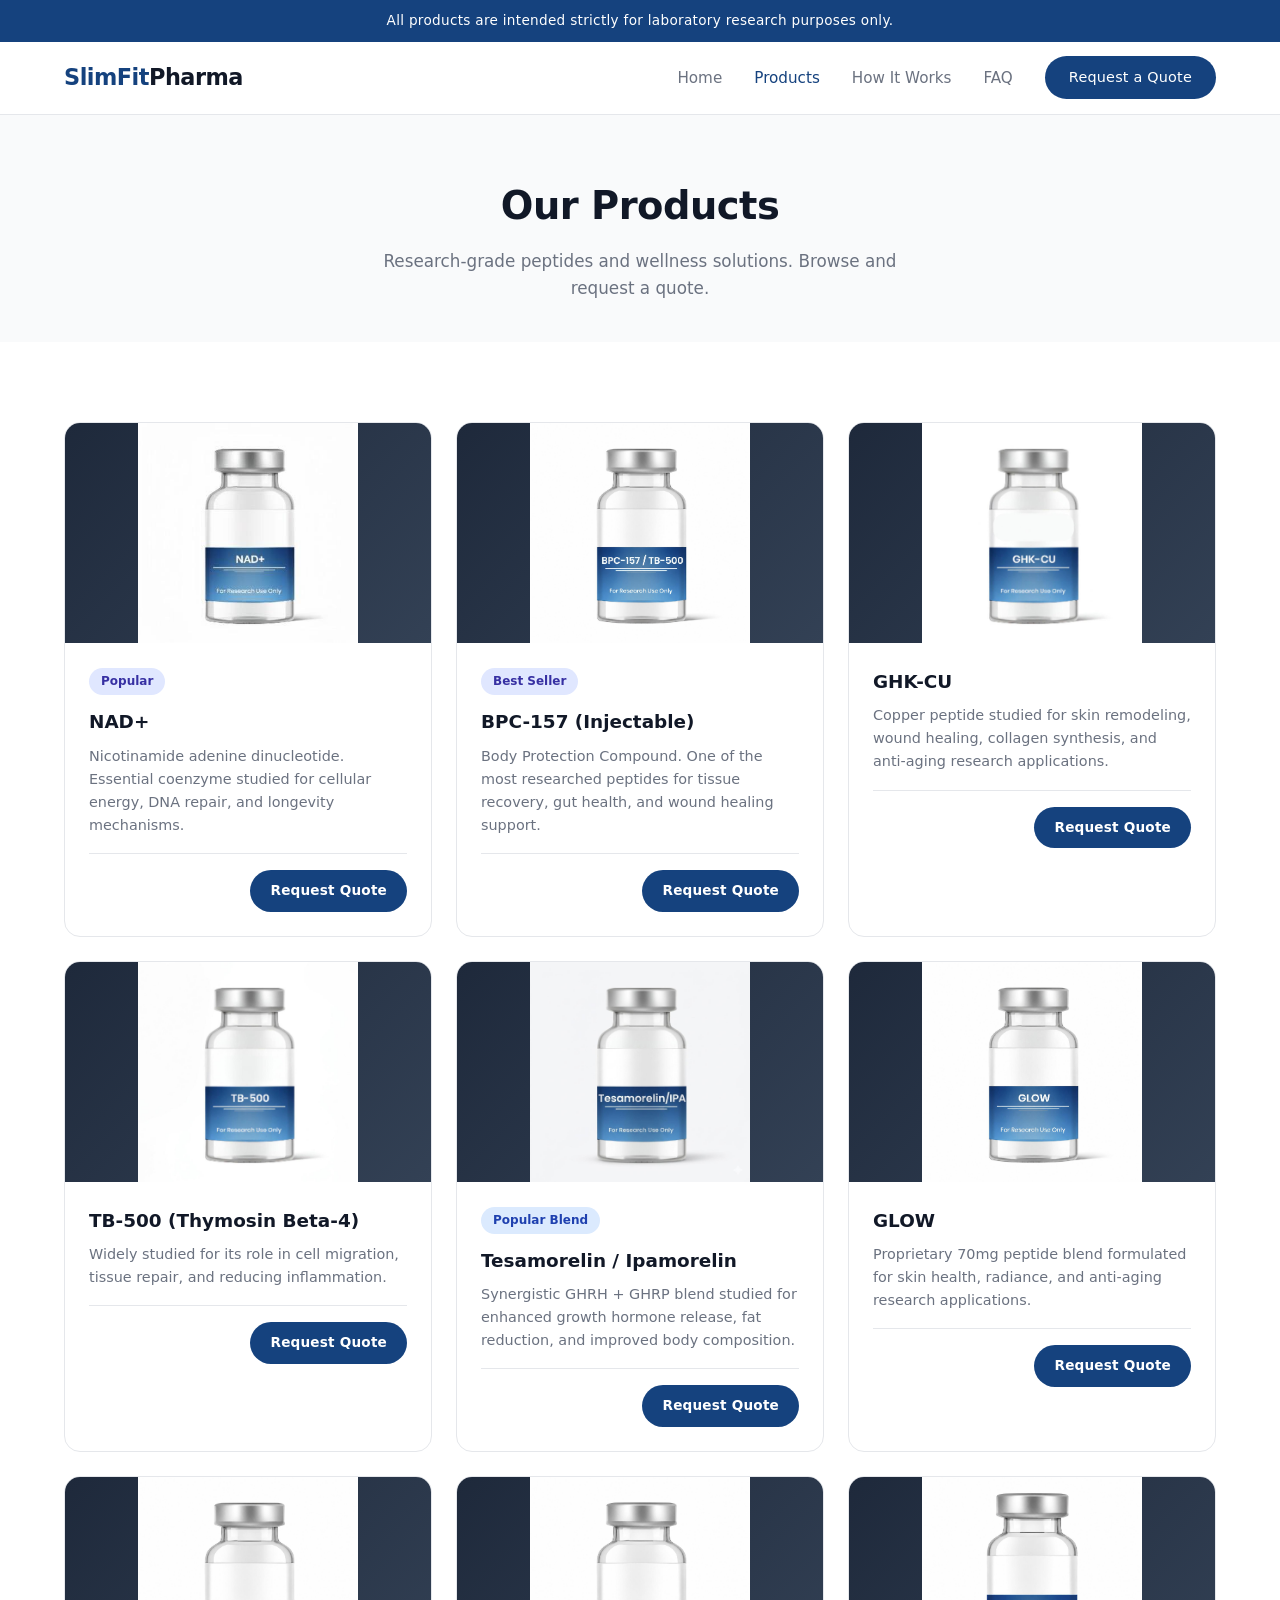
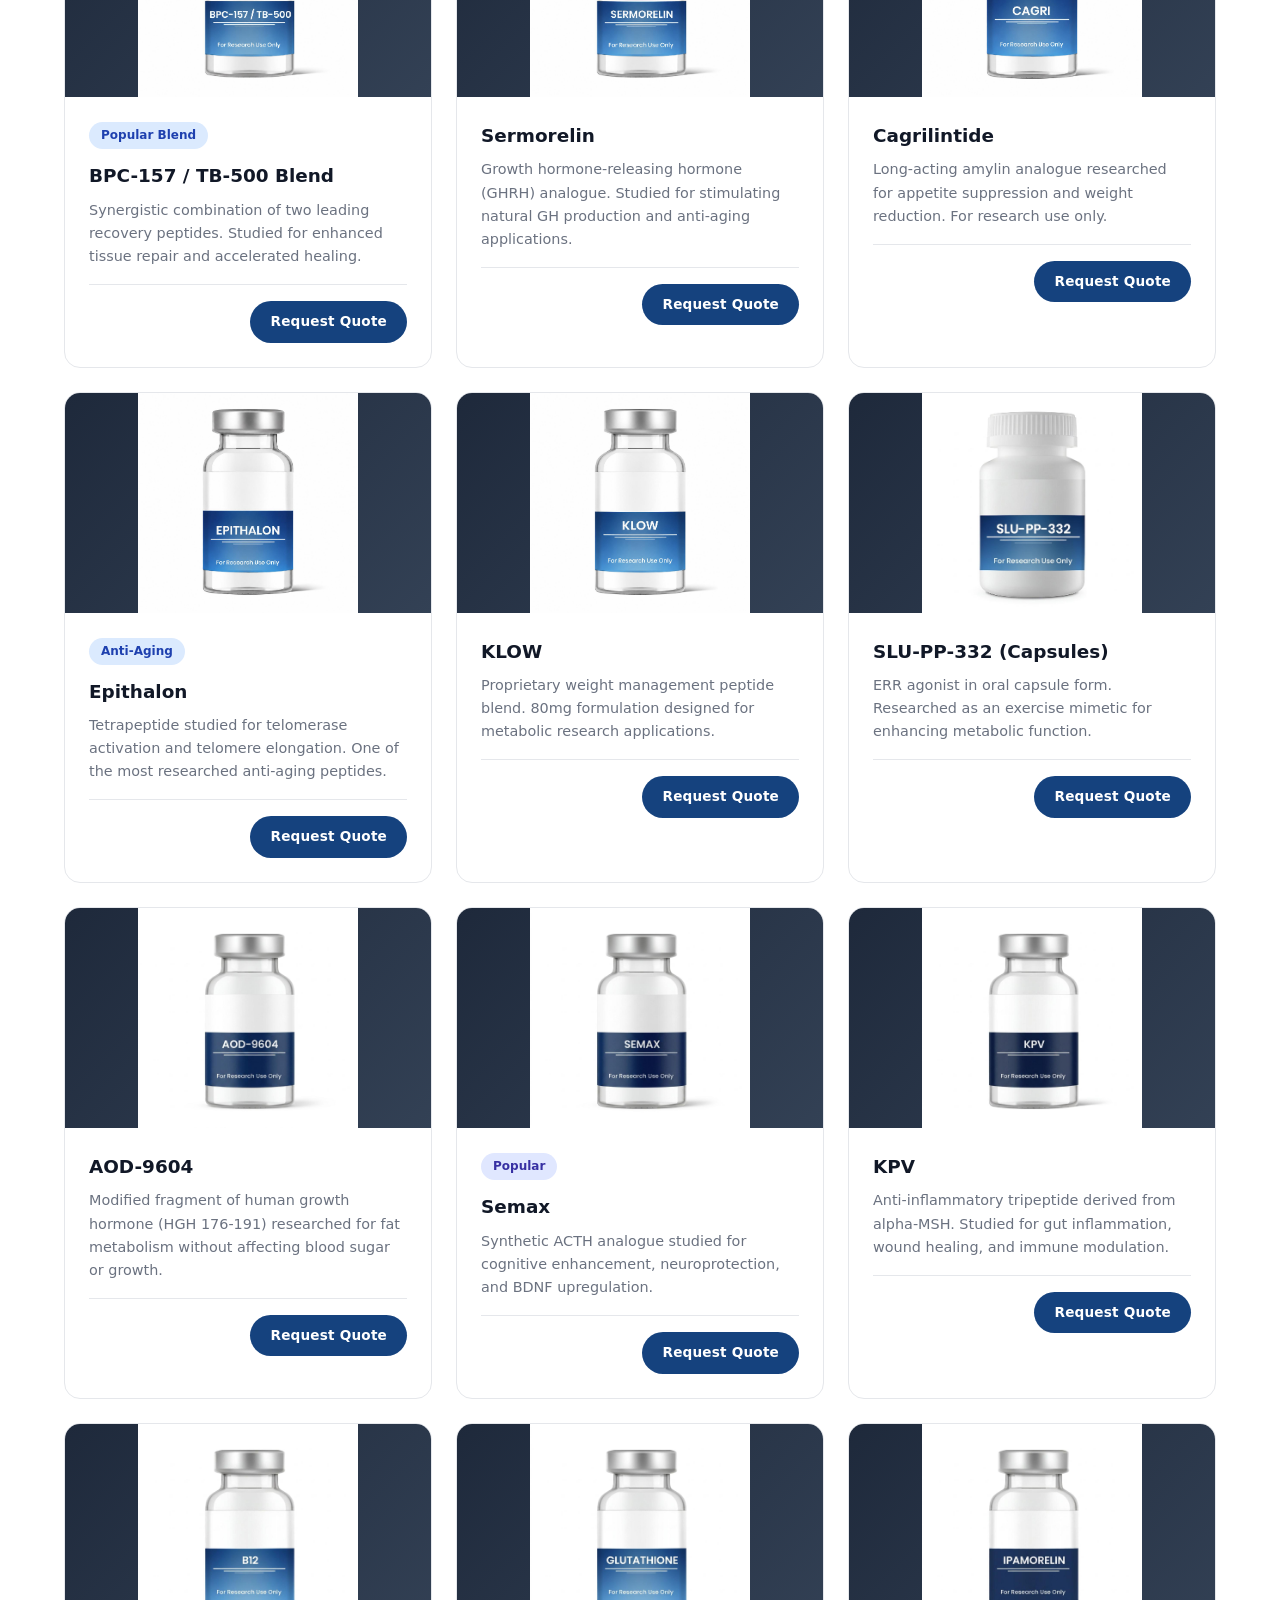
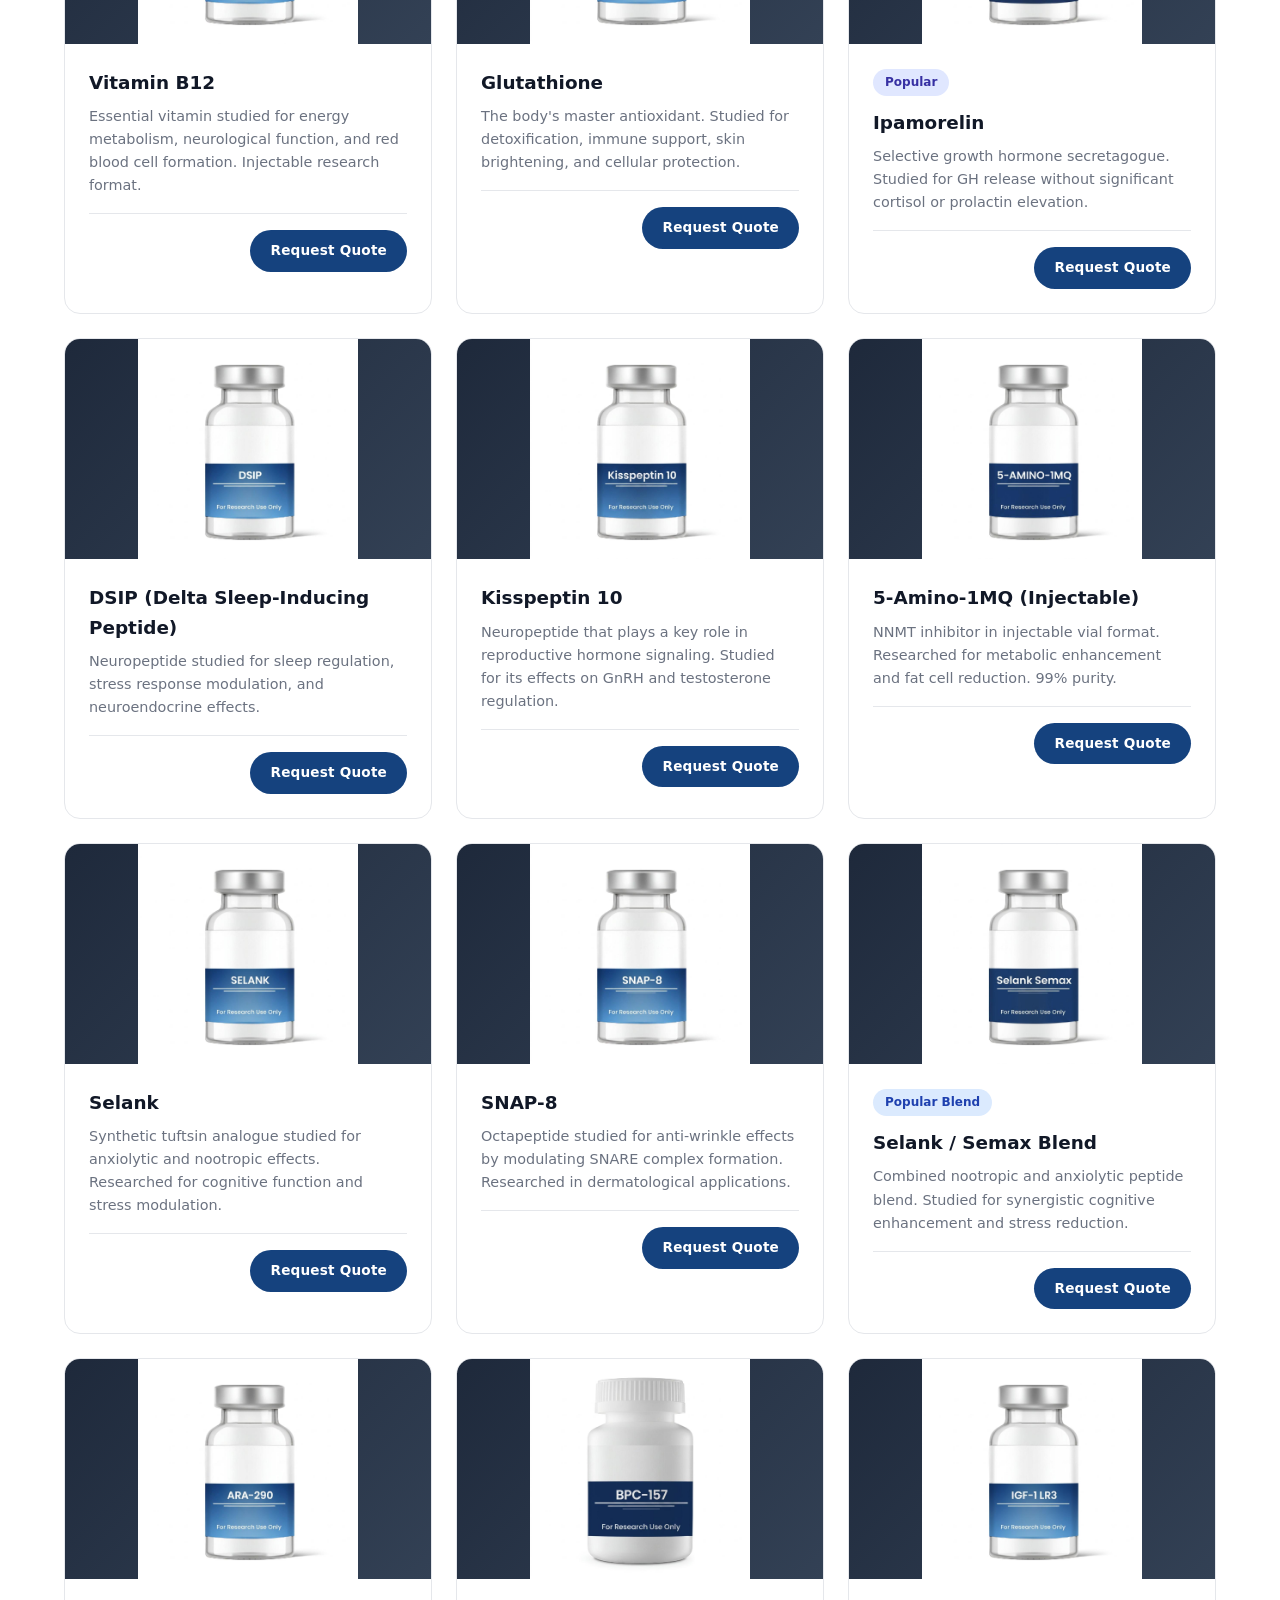
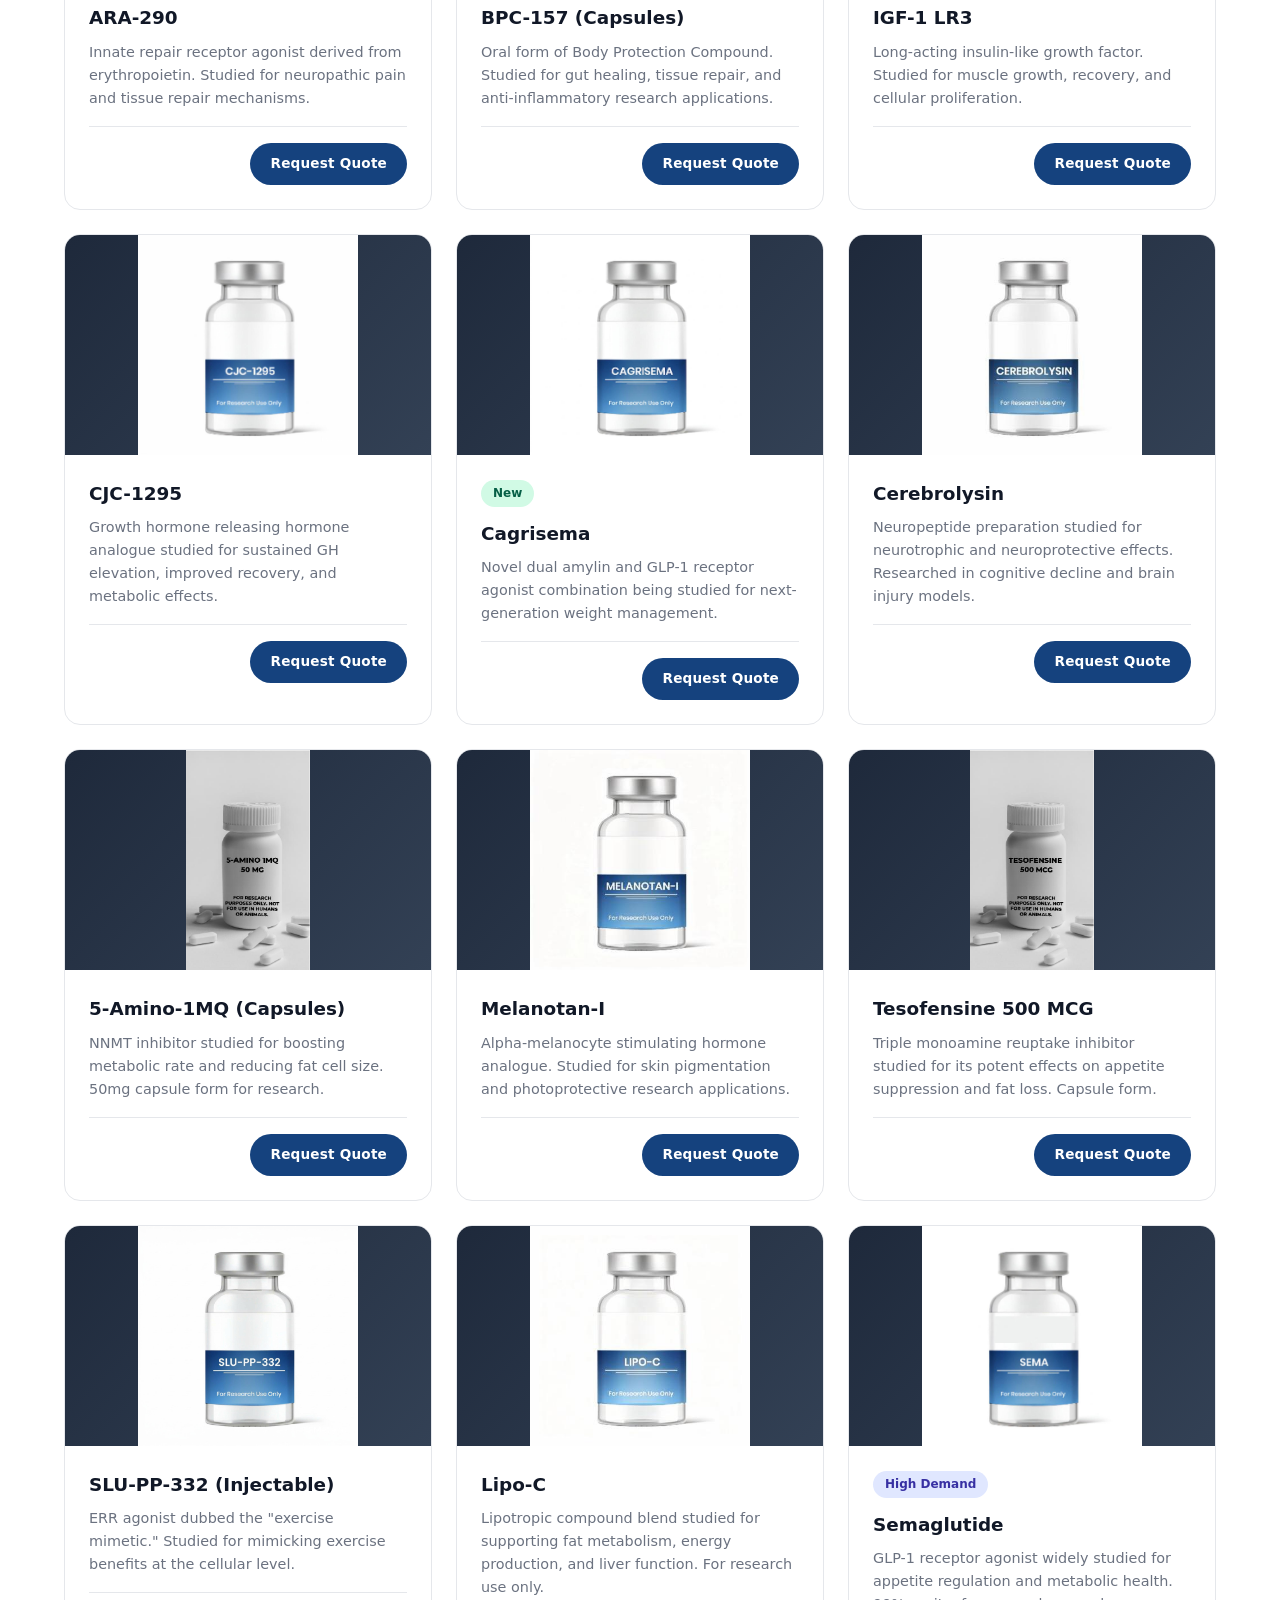
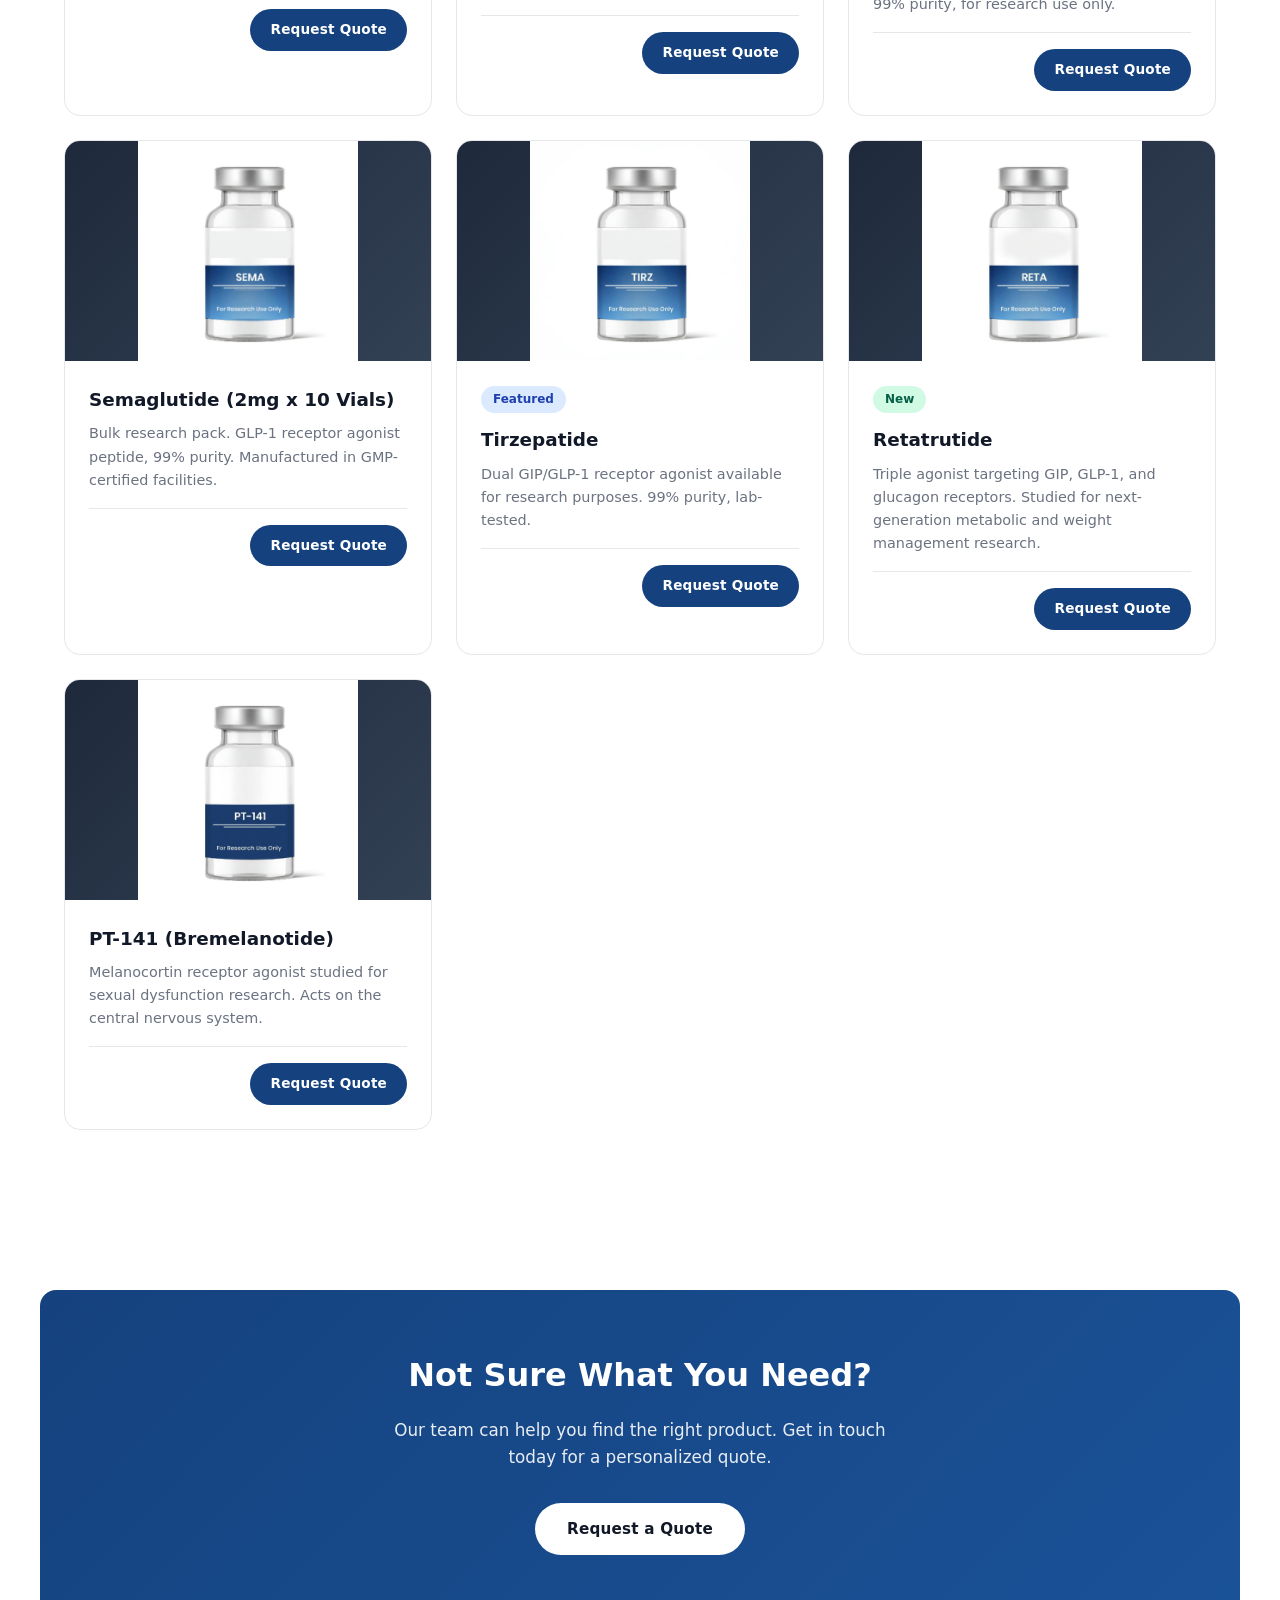
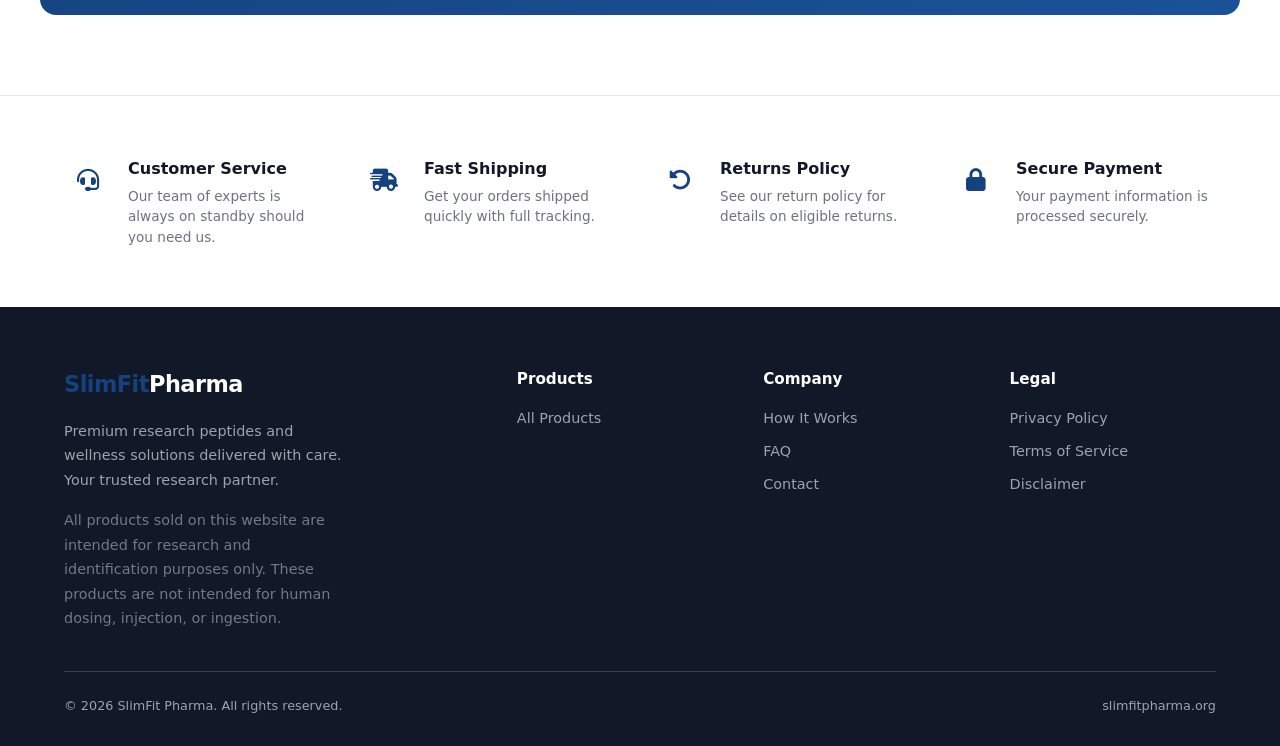
<file: products.html>
<!DOCTYPE html>
<html lang="en">
<head>
  <meta charset="UTF-8">
  <meta name="viewport" content="width=device-width, initial-scale=1.0">
  <title>Products - SlimFit Pharma</title>
  <meta name="description" content="Browse research peptides and wellness solutions at SlimFit Pharma. 40+ products, 99%+ purity, request a quote.">
  <link rel="stylesheet" href="https://cdnjs.cloudflare.com/ajax/libs/font-awesome/6.5.1/css/all.min.css">
  <link rel="stylesheet" href="css/style.css">
</head>
<body>

  <div class="announcement-bar">
    <span>All products are intended strictly for laboratory research purposes only.</span>
  </div>

  <header>
    <nav class="nav container">
      <a href="index.html" class="logo">SlimFit<span>Pharma</span></a>
      <ul class="nav-links">
        <li><a href="index.html">Home</a></li>
        <li><a href="products.html" class="active">Products</a></li>
        <li><a href="how-it-works.html">How It Works</a></li>
        <li><a href="faq.html">FAQ</a></li>
        <li><a href="contact.html" class="btn btn-primary nav-cta">Request a Quote</a></li>
      </ul>
      <button class="hamburger" aria-label="Toggle menu">
        <span></span><span></span><span></span>
      </button>
    </nav>
  </header>

  <div class="page-header">
    <div class="container">
      <h1>Our Products</h1>
      <p>Research-grade peptides and wellness solutions. Browse and request a quote.</p>
    </div>
  </div>

  <section>
    <div class="container">
      <div class="card-grid">
        <div class="product-card">
          <div class="product-image peptide-bg">
            <img src="images/nad-plus.jpg" alt="NAD+ Vial" class="product-img">
          </div>
          <div class="product-body">
            <span class="product-tag tag-popular">Popular</span>
            <h3>NAD+</h3>
            <p>Nicotinamide adenine dinucleotide. Essential coenzyme studied for cellular energy, DNA repair, and longevity mechanisms.</p>
            <div class="product-meta">
              <a href="contact.html" class="btn btn-primary btn-sm">Request Quote</a>
            </div>
          </div>
        </div>

        <div class="product-card">
          <div class="product-image peptide-bg">
            <img src="images/bpc-157-new.jpg" alt="BPC-157 Vial" class="product-img">
          </div>
          <div class="product-body">
            <span class="product-tag tag-popular">Best Seller</span>
            <h3>BPC-157 (Injectable)</h3>
            <p>Body Protection Compound. One of the most researched peptides for tissue recovery, gut health, and wound healing support.</p>
            <div class="product-meta">
              <a href="contact.html" class="btn btn-primary btn-sm">Request Quote</a>
            </div>
          </div>
        </div>

        <div class="product-card">
          <div class="product-image peptide-bg">
            <img src="images/ghk-cu.jpg" alt="GHK-CU Vial" class="product-img">
          </div>
          <div class="product-body">
            <h3>GHK-CU</h3>
            <p>Copper peptide studied for skin remodeling, wound healing, collagen synthesis, and anti-aging research applications.</p>
            <div class="product-meta">
              <a href="contact.html" class="btn btn-primary btn-sm">Request Quote</a>
            </div>
          </div>
        </div>

        <div class="product-card">
          <div class="product-image peptide-bg">
            <img src="images/tb500-new.jpg" alt="TB-500 Vial" class="product-img">
          </div>
          <div class="product-body">
            <h3>TB-500 (Thymosin Beta-4)</h3>
            <p>Widely studied for its role in cell migration, tissue repair, and reducing inflammation.</p>
            <div class="product-meta">
              <a href="contact.html" class="btn btn-primary btn-sm">Request Quote</a>
            </div>
          </div>
        </div>

        <div class="product-card">
          <div class="product-image peptide-bg">
            <img src="images/tesamorelin-ipa.jpg" alt="Tesamorelin/Ipamorelin Blend" class="product-img">
          </div>
          <div class="product-body">
            <span class="product-tag tag-featured">Popular Blend</span>
            <h3>Tesamorelin / Ipamorelin</h3>
            <p>Synergistic GHRH + GHRP blend studied for enhanced growth hormone release, fat reduction, and improved body composition.</p>
            <div class="product-meta">
              <a href="contact.html" class="btn btn-primary btn-sm">Request Quote</a>
            </div>
          </div>
        </div>

        <div class="product-card">
          <div class="product-image peptide-bg">
            <img src="images/glow.jpg" alt="GLOW Vial" class="product-img">
          </div>
          <div class="product-body">
            <h3>GLOW</h3>
            <p>Proprietary 70mg peptide blend formulated for skin health, radiance, and anti-aging research applications.</p>
            <div class="product-meta">
              <a href="contact.html" class="btn btn-primary btn-sm">Request Quote</a>
            </div>
          </div>
        </div>

        <div class="product-card">
          <div class="product-image peptide-bg">
            <img src="images/bpc157-tb500-new.jpg" alt="BPC-157 / TB-500 Blend" class="product-img">
          </div>
          <div class="product-body">
            <span class="product-tag tag-featured">Popular Blend</span>
            <h3>BPC-157 / TB-500 Blend</h3>
            <p>Synergistic combination of two leading recovery peptides. Studied for enhanced tissue repair and accelerated healing.</p>
            <div class="product-meta">
              <a href="contact.html" class="btn btn-primary btn-sm">Request Quote</a>
            </div>
          </div>
        </div>

        <div class="product-card">
          <div class="product-image peptide-bg">
            <img src="images/sermorelin.jpg" alt="Sermorelin Vial" class="product-img">
          </div>
          <div class="product-body">
            <h3>Sermorelin</h3>
            <p>Growth hormone-releasing hormone (GHRH) analogue. Studied for stimulating natural GH production and anti-aging applications.</p>
            <div class="product-meta">
              <a href="contact.html" class="btn btn-primary btn-sm">Request Quote</a>
            </div>
          </div>
        </div>

        <div class="product-card">
          <div class="product-image peptide-bg">
            <img src="images/cagri.jpg" alt="Cagrilintide Vial" class="product-img">
          </div>
          <div class="product-body">
            <h3>Cagrilintide</h3>
            <p>Long-acting amylin analogue researched for appetite suppression and weight reduction. For research use only.</p>
            <div class="product-meta">
              <a href="contact.html" class="btn btn-primary btn-sm">Request Quote</a>
            </div>
          </div>
        </div>

        <div class="product-card">
          <div class="product-image peptide-bg">
            <img src="images/epithalon.jpg" alt="Epithalon Vial" class="product-img">
          </div>
          <div class="product-body">
            <span class="product-tag tag-featured">Anti-Aging</span>
            <h3>Epithalon</h3>
            <p>Tetrapeptide studied for telomerase activation and telomere elongation. One of the most researched anti-aging peptides.</p>
            <div class="product-meta">
              <a href="contact.html" class="btn btn-primary btn-sm">Request Quote</a>
            </div>
          </div>
        </div>

        <div class="product-card">
          <div class="product-image peptide-bg">
            <img src="images/klow.jpg" alt="KLOW Vial" class="product-img">
          </div>
          <div class="product-body">
            <h3>KLOW</h3>
            <p>Proprietary weight management peptide blend. 80mg formulation designed for metabolic research applications.</p>
            <div class="product-meta">
              <a href="contact.html" class="btn btn-primary btn-sm">Request Quote</a>
            </div>
          </div>
        </div>

        <div class="product-card">
          <div class="product-image peptide-bg">
            <img src="images/slu-pp-332-capsules.jpg" alt="SLU-PP-332 Capsules" class="product-img">
          </div>
          <div class="product-body">
            <h3>SLU-PP-332 (Capsules)</h3>
            <p>ERR agonist in oral capsule form. Researched as an exercise mimetic for enhancing metabolic function.</p>
            <div class="product-meta">
              <a href="contact.html" class="btn btn-primary btn-sm">Request Quote</a>
            </div>
          </div>
        </div>

        <div class="product-card">
          <div class="product-image peptide-bg">
            <img src="images/aod-9604.jpg" alt="AOD-9604 Vial" class="product-img">
          </div>
          <div class="product-body">
            <h3>AOD-9604</h3>
            <p>Modified fragment of human growth hormone (HGH 176-191) researched for fat metabolism without affecting blood sugar or growth.</p>
            <div class="product-meta">
              <a href="contact.html" class="btn btn-primary btn-sm">Request Quote</a>
            </div>
          </div>
        </div>

        <div class="product-card">
          <div class="product-image peptide-bg">
            <img src="images/semax.jpg" alt="Semax Vial" class="product-img">
          </div>
          <div class="product-body">
            <span class="product-tag tag-popular">Popular</span>
            <h3>Semax</h3>
            <p>Synthetic ACTH analogue studied for cognitive enhancement, neuroprotection, and BDNF upregulation.</p>
            <div class="product-meta">
              <a href="contact.html" class="btn btn-primary btn-sm">Request Quote</a>
            </div>
          </div>
        </div>

        <div class="product-card">
          <div class="product-image peptide-bg">
            <img src="images/kpv.jpg" alt="KPV Vial" class="product-img">
          </div>
          <div class="product-body">
            <h3>KPV</h3>
            <p>Anti-inflammatory tripeptide derived from alpha-MSH. Studied for gut inflammation, wound healing, and immune modulation.</p>
            <div class="product-meta">
              <a href="contact.html" class="btn btn-primary btn-sm">Request Quote</a>
            </div>
          </div>
        </div>

        <div class="product-card">
          <div class="product-image peptide-bg">
            <img src="images/b12.jpg" alt="B12 Vial" class="product-img">
          </div>
          <div class="product-body">
            <h3>Vitamin B12</h3>
            <p>Essential vitamin studied for energy metabolism, neurological function, and red blood cell formation. Injectable research format.</p>
            <div class="product-meta">
              <a href="contact.html" class="btn btn-primary btn-sm">Request Quote</a>
            </div>
          </div>
        </div>

        <div class="product-card">
          <div class="product-image peptide-bg">
            <img src="images/glutathione.jpg" alt="Glutathione Vial" class="product-img">
          </div>
          <div class="product-body">
            <h3>Glutathione</h3>
            <p>The body&#39;s master antioxidant. Studied for detoxification, immune support, skin brightening, and cellular protection.</p>
            <div class="product-meta">
              <a href="contact.html" class="btn btn-primary btn-sm">Request Quote</a>
            </div>
          </div>
        </div>

        <div class="product-card">
          <div class="product-image peptide-bg">
            <img src="images/ipamorelin.jpg" alt="Ipamorelin Vial" class="product-img">
          </div>
          <div class="product-body">
            <span class="product-tag tag-popular">Popular</span>
            <h3>Ipamorelin</h3>
            <p>Selective growth hormone secretagogue. Studied for GH release without significant cortisol or prolactin elevation.</p>
            <div class="product-meta">
              <a href="contact.html" class="btn btn-primary btn-sm">Request Quote</a>
            </div>
          </div>
        </div>

        <div class="product-card">
          <div class="product-image peptide-bg">
            <img src="images/dsip.jpg" alt="DSIP Vial" class="product-img">
          </div>
          <div class="product-body">
            <h3>DSIP (Delta Sleep-Inducing Peptide)</h3>
            <p>Neuropeptide studied for sleep regulation, stress response modulation, and neuroendocrine effects.</p>
            <div class="product-meta">
              <a href="contact.html" class="btn btn-primary btn-sm">Request Quote</a>
            </div>
          </div>
        </div>

        <div class="product-card">
          <div class="product-image peptide-bg">
            <img src="images/kisspeptin-10.jpg" alt="Kisspeptin 10 Vial" class="product-img">
          </div>
          <div class="product-body">
            <h3>Kisspeptin 10</h3>
            <p>Neuropeptide that plays a key role in reproductive hormone signaling. Studied for its effects on GnRH and testosterone regulation.</p>
            <div class="product-meta">
              <a href="contact.html" class="btn btn-primary btn-sm">Request Quote</a>
            </div>
          </div>
        </div>

        <div class="product-card">
          <div class="product-image peptide-bg">
            <img src="images/5-amino-1mq-vial.jpg" alt="5-Amino-1MQ Vial" class="product-img">
          </div>
          <div class="product-body">
            <h3>5-Amino-1MQ (Injectable)</h3>
            <p>NNMT inhibitor in injectable vial format. Researched for metabolic enhancement and fat cell reduction. 99% purity.</p>
            <div class="product-meta">
              <a href="contact.html" class="btn btn-primary btn-sm">Request Quote</a>
            </div>
          </div>
        </div>

        <div class="product-card">
          <div class="product-image peptide-bg">
            <img src="images/selank.jpg" alt="Selank Vial" class="product-img">
          </div>
          <div class="product-body">
            <h3>Selank</h3>
            <p>Synthetic tuftsin analogue studied for anxiolytic and nootropic effects. Researched for cognitive function and stress modulation.</p>
            <div class="product-meta">
              <a href="contact.html" class="btn btn-primary btn-sm">Request Quote</a>
            </div>
          </div>
        </div>

        <div class="product-card">
          <div class="product-image peptide-bg">
            <img src="images/snap-8.jpg" alt="SNAP-8 Vial" class="product-img">
          </div>
          <div class="product-body">
            <h3>SNAP-8</h3>
            <p>Octapeptide studied for anti-wrinkle effects by modulating SNARE complex formation. Researched in dermatological applications.</p>
            <div class="product-meta">
              <a href="contact.html" class="btn btn-primary btn-sm">Request Quote</a>
            </div>
          </div>
        </div>

        <div class="product-card">
          <div class="product-image peptide-bg">
            <img src="images/selank-semax.jpg" alt="Selank Semax Blend" class="product-img">
          </div>
          <div class="product-body">
            <span class="product-tag tag-featured">Popular Blend</span>
            <h3>Selank / Semax Blend</h3>
            <p>Combined nootropic and anxiolytic peptide blend. Studied for synergistic cognitive enhancement and stress reduction.</p>
            <div class="product-meta">
              <a href="contact.html" class="btn btn-primary btn-sm">Request Quote</a>
            </div>
          </div>
        </div>

        <div class="product-card">
          <div class="product-image peptide-bg">
            <img src="images/ara-290.jpg" alt="ARA-290 Vial" class="product-img">
          </div>
          <div class="product-body">
            <h3>ARA-290</h3>
            <p>Innate repair receptor agonist derived from erythropoietin. Studied for neuropathic pain and tissue repair mechanisms.</p>
            <div class="product-meta">
              <a href="contact.html" class="btn btn-primary btn-sm">Request Quote</a>
            </div>
          </div>
        </div>

        <div class="product-card">
          <div class="product-image peptide-bg">
            <img src="images/bpc-157-capsules.jpg" alt="BPC-157 Capsules" class="product-img">
          </div>
          <div class="product-body">
            <h3>BPC-157 (Capsules)</h3>
            <p>Oral form of Body Protection Compound. Studied for gut healing, tissue repair, and anti-inflammatory research applications.</p>
            <div class="product-meta">
              <a href="contact.html" class="btn btn-primary btn-sm">Request Quote</a>
            </div>
          </div>
        </div>

        <div class="product-card">
          <div class="product-image peptide-bg">
            <img src="images/igf-1-lr3.jpg" alt="IGF-1 LR3 Vial" class="product-img">
          </div>
          <div class="product-body">
            <h3>IGF-1 LR3</h3>
            <p>Long-acting insulin-like growth factor. Studied for muscle growth, recovery, and cellular proliferation.</p>
            <div class="product-meta">
              <a href="contact.html" class="btn btn-primary btn-sm">Request Quote</a>
            </div>
          </div>
        </div>

        <div class="product-card">
          <div class="product-image peptide-bg">
            <img src="images/cjc-1295-new.jpg" alt="CJC-1295 Vial" class="product-img">
          </div>
          <div class="product-body">
            <h3>CJC-1295</h3>
            <p>Growth hormone releasing hormone analogue studied for sustained GH elevation, improved recovery, and metabolic effects.</p>
            <div class="product-meta">
              <a href="contact.html" class="btn btn-primary btn-sm">Request Quote</a>
            </div>
          </div>
        </div>

        <div class="product-card">
          <div class="product-image peptide-bg">
            <img src="images/cagrisema.jpg" alt="Cagrisema Vial" class="product-img">
          </div>
          <div class="product-body">
            <span class="product-tag tag-new">New</span>
            <h3>Cagrisema</h3>
            <p>Novel dual amylin and GLP-1 receptor agonist combination being studied for next-generation weight management.</p>
            <div class="product-meta">
              <a href="contact.html" class="btn btn-primary btn-sm">Request Quote</a>
            </div>
          </div>
        </div>

        <div class="product-card">
          <div class="product-image peptide-bg">
            <img src="images/cerebrolysin.jpg" alt="Cerebrolysin Vial" class="product-img">
          </div>
          <div class="product-body">
            <h3>Cerebrolysin</h3>
            <p>Neuropeptide preparation studied for neurotrophic and neuroprotective effects. Researched in cognitive decline and brain injury models.</p>
            <div class="product-meta">
              <a href="contact.html" class="btn btn-primary btn-sm">Request Quote</a>
            </div>
          </div>
        </div>

        <div class="product-card">
          <div class="product-image peptide-bg">
            <img src="images/5-amino-1mq-capsules.jpg" alt="5-Amino 1MQ Capsules" class="product-img">
          </div>
          <div class="product-body">
            <h3>5-Amino-1MQ (Capsules)</h3>
            <p>NNMT inhibitor studied for boosting metabolic rate and reducing fat cell size. 50mg capsule form for research.</p>
            <div class="product-meta">
              <a href="contact.html" class="btn btn-primary btn-sm">Request Quote</a>
            </div>
          </div>
        </div>

        <div class="product-card">
          <div class="product-image peptide-bg">
            <img src="images/melanotan-1.jpg" alt="Melanotan-I Vial" class="product-img">
          </div>
          <div class="product-body">
            <h3>Melanotan-I</h3>
            <p>Alpha-melanocyte stimulating hormone analogue. Studied for skin pigmentation and photoprotective research applications.</p>
            <div class="product-meta">
              <a href="contact.html" class="btn btn-primary btn-sm">Request Quote</a>
            </div>
          </div>
        </div>

        <div class="product-card">
          <div class="product-image peptide-bg">
            <img src="images/tesofensine-500mcg.jpg" alt="Tesofensine 500 MCG Capsules" class="product-img">
          </div>
          <div class="product-body">
            <h3>Tesofensine 500 MCG</h3>
            <p>Triple monoamine reuptake inhibitor studied for its potent effects on appetite suppression and fat loss. Capsule form.</p>
            <div class="product-meta">
              <a href="contact.html" class="btn btn-primary btn-sm">Request Quote</a>
            </div>
          </div>
        </div>

        <div class="product-card">
          <div class="product-image peptide-bg">
            <img src="images/slu-pp-332-vial.jpg" alt="SLU-PP-332 Vial" class="product-img">
          </div>
          <div class="product-body">
            <h3>SLU-PP-332 (Injectable)</h3>
            <p>ERR agonist dubbed the &quot;exercise mimetic.&quot; Studied for mimicking exercise benefits at the cellular level.</p>
            <div class="product-meta">
              <a href="contact.html" class="btn btn-primary btn-sm">Request Quote</a>
            </div>
          </div>
        </div>

        <div class="product-card">
          <div class="product-image peptide-bg">
            <img src="images/lipo-c.jpg" alt="Lipo-C Vial" class="product-img">
          </div>
          <div class="product-body">
            <h3>Lipo-C</h3>
            <p>Lipotropic compound blend studied for supporting fat metabolism, energy production, and liver function. For research use only.</p>
            <div class="product-meta">
              <a href="contact.html" class="btn btn-primary btn-sm">Request Quote</a>
            </div>
          </div>
        </div>

        <div class="product-card">
          <div class="product-image peptide-bg">
            <img src="images/semaglutide-new.jpg" alt="Semaglutide Research Vial" class="product-img">
          </div>
          <div class="product-body">
            <span class="product-tag tag-popular">High Demand</span>
            <h3>Semaglutide</h3>
            <p>GLP-1 receptor agonist widely studied for appetite regulation and metabolic health. 99% purity, for research use only.</p>
            <div class="product-meta">
              <a href="contact.html" class="btn btn-primary btn-sm">Request Quote</a>
            </div>
          </div>
        </div>

        <div class="product-card">
          <div class="product-image peptide-bg">
            <img src="images/semaglutide-new.jpg" alt="Semaglutide 2mg x 10 Vials" class="product-img">
          </div>
          <div class="product-body">
            <h3>Semaglutide (2mg x 10 Vials)</h3>
            <p>Bulk research pack. GLP-1 receptor agonist peptide, 99% purity. Manufactured in GMP-certified facilities.</p>
            <div class="product-meta">
              <a href="contact.html" class="btn btn-primary btn-sm">Request Quote</a>
            </div>
          </div>
        </div>

        <div class="product-card">
          <div class="product-image peptide-bg">
            <img src="images/tirzepatide-new.jpg" alt="Tirzepatide Research Vial" class="product-img">
          </div>
          <div class="product-body">
            <span class="product-tag tag-featured">Featured</span>
            <h3>Tirzepatide</h3>
            <p>Dual GIP/GLP-1 receptor agonist available for research purposes. 99% purity, lab-tested.</p>
            <div class="product-meta">
              <a href="contact.html" class="btn btn-primary btn-sm">Request Quote</a>
            </div>
          </div>
        </div>

        <div class="product-card">
          <div class="product-image peptide-bg">
            <img src="images/retatrutide.jpg" alt="Retatrutide Vial" class="product-img">
          </div>
          <div class="product-body">
            <span class="product-tag tag-new">New</span>
            <h3>Retatrutide</h3>
            <p>Triple agonist targeting GIP, GLP-1, and glucagon receptors. Studied for next-generation metabolic and weight management research.</p>
            <div class="product-meta">
              <a href="contact.html" class="btn btn-primary btn-sm">Request Quote</a>
            </div>
          </div>
        </div>

        <div class="product-card">
          <div class="product-image peptide-bg">
            <img src="images/pt-141.jpg" alt="PT-141 Vial" class="product-img">
          </div>
          <div class="product-body">
            <h3>PT-141 (Bremelanotide)</h3>
            <p>Melanocortin receptor agonist studied for sexual dysfunction research. Acts on the central nervous system.</p>
            <div class="product-meta">
              <a href="contact.html" class="btn btn-primary btn-sm">Request Quote</a>
            </div>
          </div>
        </div>

      </div>
    </div>
  </section>

  <section style="padding-bottom: 80px;">
    <div class="cta-section">
      <h2>Not Sure What You Need?</h2>
      <p>Our team can help you find the right product. Get in touch today for a personalized quote.</p>
      <a href="contact.html" class="btn btn-accent">Request a Quote</a>
    </div>
  </section>

  <div class="icon-box-bar">
    <div class="container">
      <div class="icon-box-grid">
        <div class="icon-box">
          <div class="icon-box-icon"><i class="fa-solid fa-headset"></i></div>
          <div>
            <h4>Customer Service</h4>
            <p>Our team of experts is always on standby should you need us.</p>
          </div>
        </div>
        <div class="icon-box">
          <div class="icon-box-icon"><i class="fa-solid fa-truck-fast"></i></div>
          <div>
            <h4>Fast Shipping</h4>
            <p>Get your orders shipped quickly with full tracking.</p>
          </div>
        </div>
        <div class="icon-box">
          <div class="icon-box-icon"><i class="fa-solid fa-rotate-left"></i></div>
          <div>
            <h4>Returns Policy</h4>
            <p>See our return policy for details on eligible returns.</p>
          </div>
        </div>
        <div class="icon-box">
          <div class="icon-box-icon"><i class="fa-solid fa-lock"></i></div>
          <div>
            <h4>Secure Payment</h4>
            <p>Your payment information is processed securely.</p>
          </div>
        </div>
      </div>
    </div>
  </div>

  <footer>
    <div class="container">
      <div class="footer-grid">
        <div class="footer-brand">
          <div class="logo">SlimFit<span>Pharma</span></div>
          <p>Premium research peptides and wellness solutions delivered with care. Your trusted research partner.</p>
          <p class="footer-disclaimer">All products sold on this website are intended for research and identification purposes only. These products are not intended for human dosing, injection, or ingestion.</p>
        </div>
        <div class="footer-col">
          <h4>Products</h4>
          <a href="products.html">All Products</a>
        </div>
        <div class="footer-col">
          <h4>Company</h4>
          <a href="how-it-works.html">How It Works</a>
          <a href="faq.html">FAQ</a>
          <a href="contact.html">Contact</a>
        </div>
        <div class="footer-col">
          <h4>Legal</h4>
          <a href="#">Privacy Policy</a>
          <a href="#">Terms of Service</a>
          <a href="#">Disclaimer</a>
        </div>
      </div>
      <div class="footer-bottom">
        <span>&copy; 2026 SlimFit Pharma. All rights reserved.</span>
        <span>slimfitpharma.org</span>
      </div>
    </div>
  </footer>

  <script src="js/main.js"></script>
</body>
</html>
</file>
<file: css/style.css>
/* ===== RESET & BASE ===== */
*, *::before, *::after { box-sizing: border-box; margin: 0; padding: 0; }

@import url('https://fonts.googleapis.com/css2?family=Inter:wght@300;400;500;600;700;800;900&display=swap');

:root {
  --primary: #15427e;
  --primary-dark: #0e2f5a;
  --primary-light: #1a5298;
  --accent: #f3f4f6;
  --dark: #111827;
  --gray: #6B7280;
  --light-gray: #F9FAFB;
  --border: #e5e7eb;
  --white: #FFFFFF;
  --radius: 16px;
  --shadow: 0 4px 24px rgba(0,0,0,0.08);
  --max-width: 1200px;
}

html { scroll-behavior: smooth; }

body {
  font-family: 'Inter', system-ui, -apple-system, sans-serif;
  color: var(--dark);
  line-height: 1.6;
  background: var(--white);
}

a { text-decoration: none; color: inherit; }
ul { list-style: none; }
img { max-width: 100%; display: block; }

.container {
  width: 90%;
  max-width: var(--max-width);
  margin: 0 auto;
}

/* ===== ANNOUNCEMENT BAR ===== */
.announcement-bar {
  background: var(--primary);
  color: var(--white);
  text-align: center;
  padding: 10px 0;
  font-size: 0.85rem;
  font-weight: 500;
  letter-spacing: 0.3px;
}

.announcement-bar a {
  color: var(--white);
  text-decoration: underline;
  margin-left: 8px;
  font-weight: 600;
}

/* ===== BUTTONS ===== */
.btn {
  display: inline-block;
  padding: 14px 32px;
  border-radius: 50px;
  font-weight: 600;
  font-size: 0.95rem;
  cursor: pointer;
  transition: all 0.3s ease;
  border: none;
  letter-spacing: 0.2px;
}

.btn-primary {
  background: var(--primary);
  color: var(--white);
}
.btn-primary:hover { background: var(--primary-dark); transform: translateY(-2px); }

.btn-white {
  background: var(--white);
  color: var(--dark);
}
.btn-white:hover { background: #f3f4f6; transform: translateY(-2px); }

.btn-secondary {
  background: transparent;
  color: var(--primary);
  border: 2px solid var(--primary);
}
.btn-secondary:hover { background: var(--primary); color: var(--white); }

.btn-accent {
  background: var(--white);
  color: var(--dark);
}
.btn-accent:hover { background: #f3f4f6; transform: translateY(-2px); }

.btn-outline-white {
  background: transparent;
  color: var(--white);
  border: 2px solid var(--white);
}
.btn-outline-white:hover { background: var(--white); color: var(--dark); }

/* ===== HEADER / NAV ===== */
header {
  position: sticky;
  top: 0;
  background: var(--white);
  border-bottom: 1px solid var(--border);
  z-index: 1000;
}

.nav {
  display: flex;
  align-items: center;
  justify-content: space-between;
  height: 72px;
}

.logo {
  font-size: 1.4rem;
  font-weight: 800;
  color: var(--primary);
  letter-spacing: -0.5px;
}
.logo span { color: var(--dark); }

.nav-links {
  display: flex;
  align-items: center;
  gap: 32px;
}

.nav-links a {
  font-size: 0.95rem;
  font-weight: 500;
  color: var(--gray);
  transition: color 0.2s;
}
.nav-links a:hover,
.nav-links a.active { color: var(--primary); }

.nav-cta {
  padding: 10px 24px !important;
  font-size: 0.9rem !important;
  color: var(--white) !important;
}

.hamburger {
  display: none;
  flex-direction: column;
  gap: 5px;
  cursor: pointer;
  background: none;
  border: none;
  padding: 4px;
}
.hamburger span {
  width: 24px;
  height: 2.5px;
  background: var(--dark);
  border-radius: 2px;
  transition: all 0.3s;
}

/* ===== HERO BANNER ===== */
.hero-banner {
  position: relative;
  min-height: 600px;
  display: flex;
  align-items: center;
  justify-content: center;
  text-align: center;
  overflow: hidden;
  background: #0a0a0a;
}

.hero-banner-bg {
  position: absolute;
  inset: 0;
  z-index: 1;
}

.hero-banner-bg img {
  width: 100%;
  height: 100%;
  object-fit: cover;
  opacity: 0.5;
}

.hero-banner-content {
  position: relative;
  z-index: 2;
  max-width: 820px;
  padding: 80px 20px;
  color: var(--white);
}

.hero-banner-content .hero-subtitle {
  font-size: 0.9rem;
  font-weight: 600;
  text-transform: uppercase;
  letter-spacing: 3px;
  margin-bottom: 20px;
  opacity: 0.85;
}

.hero-banner-content h1 {
  font-size: 3.5rem;
  font-weight: 800;
  line-height: 1.1;
  margin-bottom: 20px;
  letter-spacing: -1px;
}

.hero-banner-content .hero-desc {
  font-size: 1.2rem;
  opacity: 0.75;
  font-weight: 300;
  margin-bottom: 36px;
}

/* ===== BANNER CARDS ===== */
.banner-grid {
  display: grid;
  grid-template-columns: 1fr 1fr;
  gap: 24px;
}

.banner-card {
  position: relative;
  border-radius: var(--radius);
  overflow: hidden;
  min-height: 400px;
  display: flex;
  align-items: flex-start;
  justify-content: center;
  padding: 48px 40px;
}

.banner-card-bg {
  position: absolute;
  inset: 0;
  z-index: 1;
}

.banner-card-bg img {
  width: 100%;
  height: 100%;
  object-fit: cover;
}

.banner-card-overlay {
  position: absolute;
  inset: 0;
  background: rgba(0,0,0,0.45);
  z-index: 2;
}

.banner-card-content {
  position: relative;
  z-index: 3;
  color: var(--white);
}

.banner-card-content .banner-label {
  font-size: 0.8rem;
  font-weight: 600;
  text-transform: uppercase;
  letter-spacing: 2px;
  margin-bottom: 12px;
  opacity: 0.85;
}

.banner-card-content h3 {
  font-size: 1.5rem;
  font-weight: 700;
  line-height: 1.3;
  margin-bottom: 12px;
  letter-spacing: -0.3px;
}

.banner-card-content p {
  font-size: 1rem;
  opacity: 0.75;
  font-weight: 300;
  margin-bottom: 24px;
}

.banner-card-content .btn {
  padding: 12px 28px;
  font-size: 0.85rem;
}

/* ===== SECTIONS ===== */
section { padding: 80px 0; }

.section-label {
  font-size: 0.8rem;
  font-weight: 700;
  text-transform: uppercase;
  letter-spacing: 2px;
  color: var(--primary);
  margin-bottom: 12px;
}

.section-title {
  font-size: 2.2rem;
  font-weight: 800;
  margin-bottom: 16px;
  color: var(--dark);
  letter-spacing: -0.5px;
}

.section-subtitle {
  font-size: 1.05rem;
  color: var(--gray);
  max-width: 600px;
  margin-bottom: 48px;
}

.text-center { text-align: center; }
.text-center .section-subtitle { margin-left: auto; margin-right: auto; }

/* ===== MODULE HEADER (like reference site) ===== */
.module-header {
  display: flex;
  align-items: center;
  justify-content: space-between;
  padding: 0 0 40px;
  border-bottom: 1px solid var(--border);
  margin-bottom: 40px;
  gap: 24px;
}

.module-header h3 {
  font-size: 1.8rem;
  font-weight: 800;
  letter-spacing: -0.5px;
}

.module-header p {
  font-size: 1rem;
  color: var(--gray);
  max-width: 400px;
  text-align: right;
}

/* ===== FEATURE BANNER (video/image with overlay) ===== */
.feature-banner {
  position: relative;
  border-radius: var(--radius);
  overflow: hidden;
  min-height: 500px;
  display: flex;
  align-items: center;
  justify-content: center;
  text-align: center;
  background: #f3f4f6;
}

.feature-banner-bg {
  position: absolute;
  inset: 0;
  z-index: 1;
}

.feature-banner-bg img {
  width: 100%;
  height: 100%;
  object-fit: cover;
  opacity: 0.9;
}

.feature-banner-content {
  position: relative;
  z-index: 2;
  max-width: 600px;
  padding: 60px 20px;
  color: var(--dark);
}

.feature-banner.dark-overlay .feature-banner-bg img { opacity: 0.2; }
.feature-banner.dark-overlay { background: #0a0a0a; }
.feature-banner.dark-overlay .feature-banner-content { color: var(--white); }

.feature-banner-content .feature-label {
  font-size: 0.8rem;
  font-weight: 600;
  text-transform: uppercase;
  letter-spacing: 2px;
  margin-bottom: 16px;
  opacity: 0.85;
}

.feature-banner-content h2 {
  font-size: 2.4rem;
  font-weight: 800;
  line-height: 1.15;
  margin-bottom: 16px;
  letter-spacing: -0.5px;
}

.feature-banner-content p {
  font-size: 1.1rem;
  opacity: 0.75;
  font-weight: 300;
  margin-bottom: 32px;
  line-height: 1.7;
}

/* ===== TRUST BAR ===== */
.trust-bar {
  padding: 40px 0;
  background: var(--white);
  border-bottom: 1px solid var(--border);
}

.trust-items {
  display: flex;
  justify-content: center;
  gap: 48px;
  flex-wrap: wrap;
}

.trust-item {
  display: flex;
  align-items: center;
  gap: 12px;
}

.trust-icon {
  width: 44px;
  height: 44px;
  background: var(--light-gray);
  border-radius: 50%;
  display: flex;
  align-items: center;
  justify-content: center;
  font-size: 1.1rem;
  flex-shrink: 0;
  color: var(--primary);
}

.trust-text { text-align: left; }

.trust-text strong {
  display: block;
  font-size: 0.95rem;
  color: var(--dark);
}

.trust-text span {
  font-size: 0.8rem;
  color: var(--gray);
}

/* ===== CARDS GRID ===== */
.card-grid {
  display: grid;
  grid-template-columns: repeat(auto-fit, minmax(300px, 1fr));
  gap: 24px;
}

.card {
  background: var(--white);
  border: 1px solid var(--border);
  border-radius: var(--radius);
  padding: 32px;
  transition: all 0.3s ease;
}
.card:hover { box-shadow: var(--shadow); transform: translateY(-4px); }

.card-icon {
  width: 56px;
  height: 56px;
  background: #dbeafe;
  border-radius: 12px;
  display: flex;
  align-items: center;
  justify-content: center;
  font-size: 1.3rem;
  margin-bottom: 20px;
  color: var(--primary);
}

.card h3 {
  font-size: 1.15rem;
  font-weight: 700;
  margin-bottom: 10px;
}

.card p {
  font-size: 0.95rem;
  color: var(--gray);
  line-height: 1.7;
}

/* ===== PRODUCT CARDS ===== */
.product-card {
  background: var(--white);
  border: 1px solid var(--border);
  border-radius: var(--radius);
  overflow: hidden;
  transition: all 0.3s ease;
}
.product-card:hover { box-shadow: var(--shadow); transform: translateY(-4px); }

.product-image {
  height: 220px;
  display: flex;
  align-items: center;
  justify-content: center;
  overflow: hidden;
  background: var(--light-gray);
}

.product-img {
  max-height: 100%;
  max-width: 80%;
  object-fit: contain;
}

.product-image.peptide-bg {
  background: linear-gradient(135deg, #1e293b, #334155);
}

.product-image.research-bg {
  background: linear-gradient(135deg, #15427e, #1a5298);
}

.product-body {
  padding: 24px;
}

.product-tag {
  display: inline-block;
  padding: 4px 12px;
  border-radius: 50px;
  font-size: 0.75rem;
  font-weight: 600;
  margin-bottom: 12px;
}

.tag-featured {
  background: #dbeafe;
  color: #1e40af;
}
.tag-popular {
  background: #e0e7ff;
  color: #3730a3;
}
.tag-new {
  background: #d1fae5;
  color: #065f46;
}

.product-body h3 {
  font-size: 1.15rem;
  font-weight: 700;
  margin-bottom: 8px;
}

.product-body p {
  font-size: 0.9rem;
  color: var(--gray);
  margin-bottom: 16px;
  line-height: 1.6;
}

.product-meta {
  display: flex;
  align-items: center;
  justify-content: flex-end;
  padding-top: 16px;
  border-top: 1px solid var(--border);
}

.btn-sm {
  padding: 10px 20px;
  font-size: 0.85rem;
}

/* ===== STEPS ===== */
.steps {
  display: grid;
  grid-template-columns: repeat(auto-fit, minmax(240px, 1fr));
  gap: 32px;
}

.step {
  text-align: center;
  padding: 32px 24px;
}

.step-number {
  width: 52px;
  height: 52px;
  background: var(--primary);
  color: var(--white);
  border-radius: 50%;
  display: flex;
  align-items: center;
  justify-content: center;
  font-size: 1.3rem;
  font-weight: 800;
  margin: 0 auto 20px;
}

.step h3 {
  font-size: 1.1rem;
  font-weight: 700;
  margin-bottom: 8px;
}

.step p {
  font-size: 0.9rem;
  color: var(--gray);
}

/* ===== FAQ ACCORDION ===== */
.faq-list {
  max-width: 720px;
  margin: 0 auto;
}

.faq-item {
  border-bottom: 1px solid var(--border);
}

.faq-question {
  width: 100%;
  background: none;
  border: none;
  padding: 20px 0;
  text-align: left;
  font-size: 1.05rem;
  font-weight: 600;
  color: var(--dark);
  cursor: pointer;
  display: flex;
  justify-content: space-between;
  align-items: center;
  gap: 16px;
  font-family: inherit;
}

.faq-question::after {
  content: '+';
  font-size: 1.4rem;
  color: var(--primary);
  font-weight: 300;
  flex-shrink: 0;
  transition: transform 0.3s;
}

.faq-item.open .faq-question::after { content: '-'; }

.faq-answer {
  max-height: 0;
  overflow: hidden;
  transition: max-height 0.3s ease;
}

.faq-answer p {
  padding: 0 0 20px;
  font-size: 0.95rem;
  color: var(--gray);
  line-height: 1.7;
}

/* ===== CTA SECTION ===== */
.cta-section {
  background: linear-gradient(135deg, var(--primary), var(--primary-light));
  color: var(--white);
  text-align: center;
  border-radius: var(--radius);
  padding: 60px 40px;
  margin: 0 auto;
  max-width: var(--max-width);
}

.cta-section h2 {
  font-size: 2rem;
  font-weight: 800;
  margin-bottom: 16px;
}

.cta-section p {
  font-size: 1.05rem;
  opacity: 0.9;
  margin-bottom: 32px;
  max-width: 500px;
  margin-left: auto;
  margin-right: auto;
}

/* ===== CONTACT FORM ===== */
.contact-grid {
  display: grid;
  grid-template-columns: 1fr 1fr;
  gap: 48px;
  align-items: start;
}

.form-group { margin-bottom: 20px; }

.form-group label {
  display: block;
  font-size: 0.9rem;
  font-weight: 600;
  margin-bottom: 6px;
  color: var(--dark);
}

.form-group input,
.form-group select,
.form-group textarea {
  width: 100%;
  padding: 12px 16px;
  border: 1px solid #d1d5db;
  border-radius: 8px;
  font-size: 0.95rem;
  font-family: inherit;
  transition: border-color 0.2s;
  background: var(--white);
}

.form-group input:focus,
.form-group select:focus,
.form-group textarea:focus {
  outline: none;
  border-color: var(--primary);
}

.form-group textarea { resize: vertical; min-height: 120px; }

.contact-info-card {
  background: var(--light-gray);
  border-radius: var(--radius);
  padding: 32px;
  margin-bottom: 24px;
}

.contact-info-card h3 {
  font-size: 1.1rem;
  font-weight: 700;
  margin-bottom: 16px;
}

.contact-info-item {
  display: flex;
  align-items: flex-start;
  gap: 12px;
  margin-bottom: 16px;
}

.contact-info-item:last-child { margin-bottom: 0; }

.contact-info-icon {
  width: 36px;
  height: 36px;
  background: var(--white);
  border-radius: 8px;
  display: flex;
  align-items: center;
  justify-content: center;
  flex-shrink: 0;
  color: var(--primary);
  font-size: 0.95rem;
}

.contact-info-item p {
  font-size: 0.9rem;
  color: var(--gray);
}
.contact-info-item strong {
  color: var(--dark);
  display: block;
  margin-bottom: 2px;
}

/* ===== ICON BOX BAR (bottom features) ===== */
.icon-box-bar {
  border-top: 1px solid var(--border);
  padding: 60px 0;
}

.icon-box-grid {
  display: grid;
  grid-template-columns: repeat(4, 1fr);
  gap: 32px;
}

.icon-box {
  display: flex;
  align-items: flex-start;
  gap: 16px;
}

.icon-box-icon {
  width: 48px;
  height: 48px;
  flex-shrink: 0;
  display: flex;
  align-items: center;
  justify-content: center;
  font-size: 1.4rem;
  color: var(--primary);
}

.icon-box h4 {
  font-size: 1rem;
  font-weight: 700;
  margin-bottom: 4px;
}

.icon-box p {
  font-size: 0.85rem;
  color: var(--gray);
  line-height: 1.5;
}

/* ===== FOOTER ===== */
footer {
  background: var(--dark);
  color: #9ca3af;
  padding: 60px 0 30px;
}

.footer-grid {
  display: grid;
  grid-template-columns: 2fr 1fr 1fr 1fr;
  gap: 40px;
  margin-bottom: 40px;
}

.footer-brand .logo { margin-bottom: 16px; }
.footer-brand .logo span { color: var(--white); }

.footer-brand p {
  font-size: 0.9rem;
  line-height: 1.7;
  max-width: 280px;
}

.footer-col h4 {
  color: var(--white);
  font-size: 0.95rem;
  font-weight: 700;
  margin-bottom: 16px;
}

.footer-col a {
  display: block;
  font-size: 0.9rem;
  margin-bottom: 10px;
  transition: color 0.2s;
}
.footer-col a:hover { color: var(--white); }

.footer-disclaimer {
  font-size: 0.8rem;
  line-height: 1.6;
  margin-top: 16px;
  opacity: 0.7;
}

.footer-bottom {
  border-top: 1px solid #374151;
  padding-top: 24px;
  display: flex;
  justify-content: space-between;
  font-size: 0.8rem;
  flex-wrap: wrap;
  gap: 12px;
}

/* ===== PAGE HEADER ===== */
.page-header {
  padding: 60px 0 40px;
  background: var(--light-gray);
  text-align: center;
}

.page-header h1 {
  font-size: 2.4rem;
  font-weight: 800;
  margin-bottom: 12px;
  letter-spacing: -0.5px;
}

.page-header p {
  font-size: 1.05rem;
  color: var(--gray);
  max-width: 520px;
  margin: 0 auto;
}

/* ===== RESPONSIVE ===== */
@media (max-width: 768px) {
  .hamburger { display: flex; }

  .nav-links {
    display: none;
    position: absolute;
    top: 72px;
    left: 0;
    right: 0;
    background: var(--white);
    flex-direction: column;
    padding: 24px;
    gap: 20px;
    border-bottom: 1px solid var(--border);
    box-shadow: 0 8px 24px rgba(0,0,0,0.1);
  }

  .nav-links.open { display: flex; }

  .hero-banner { min-height: 400px; }
  .hero-banner-content h1 { font-size: 2.2rem; }
  .hero-banner-content { padding: 60px 20px; }

  .banner-grid { grid-template-columns: 1fr; }
  .banner-card { min-height: 300px; }

  .section-title { font-size: 1.8rem; }

  .trust-items { gap: 24px; }

  .module-header {
    flex-direction: column;
    text-align: center;
  }
  .module-header p { text-align: center; }

  .feature-banner { min-height: 400px; }
  .feature-banner-content h2 { font-size: 1.8rem; }

  .icon-box-grid { grid-template-columns: 1fr 1fr; }

  .footer-grid {
    grid-template-columns: 1fr 1fr;
    gap: 32px;
  }

  .contact-grid { grid-template-columns: 1fr; }

  .footer-bottom { flex-direction: column; text-align: center; }

  .cta-section { margin: 0 16px; padding: 40px 24px; }
}

@media (max-width: 480px) {
  .hero-banner-content h1 { font-size: 1.8rem; }
  .trust-items { flex-direction: column; align-items: center; }
  .footer-grid { grid-template-columns: 1fr; }
  .icon-box-grid { grid-template-columns: 1fr; }
  .banner-card { min-height: 260px; padding: 32px 24px; }
}
</file>
